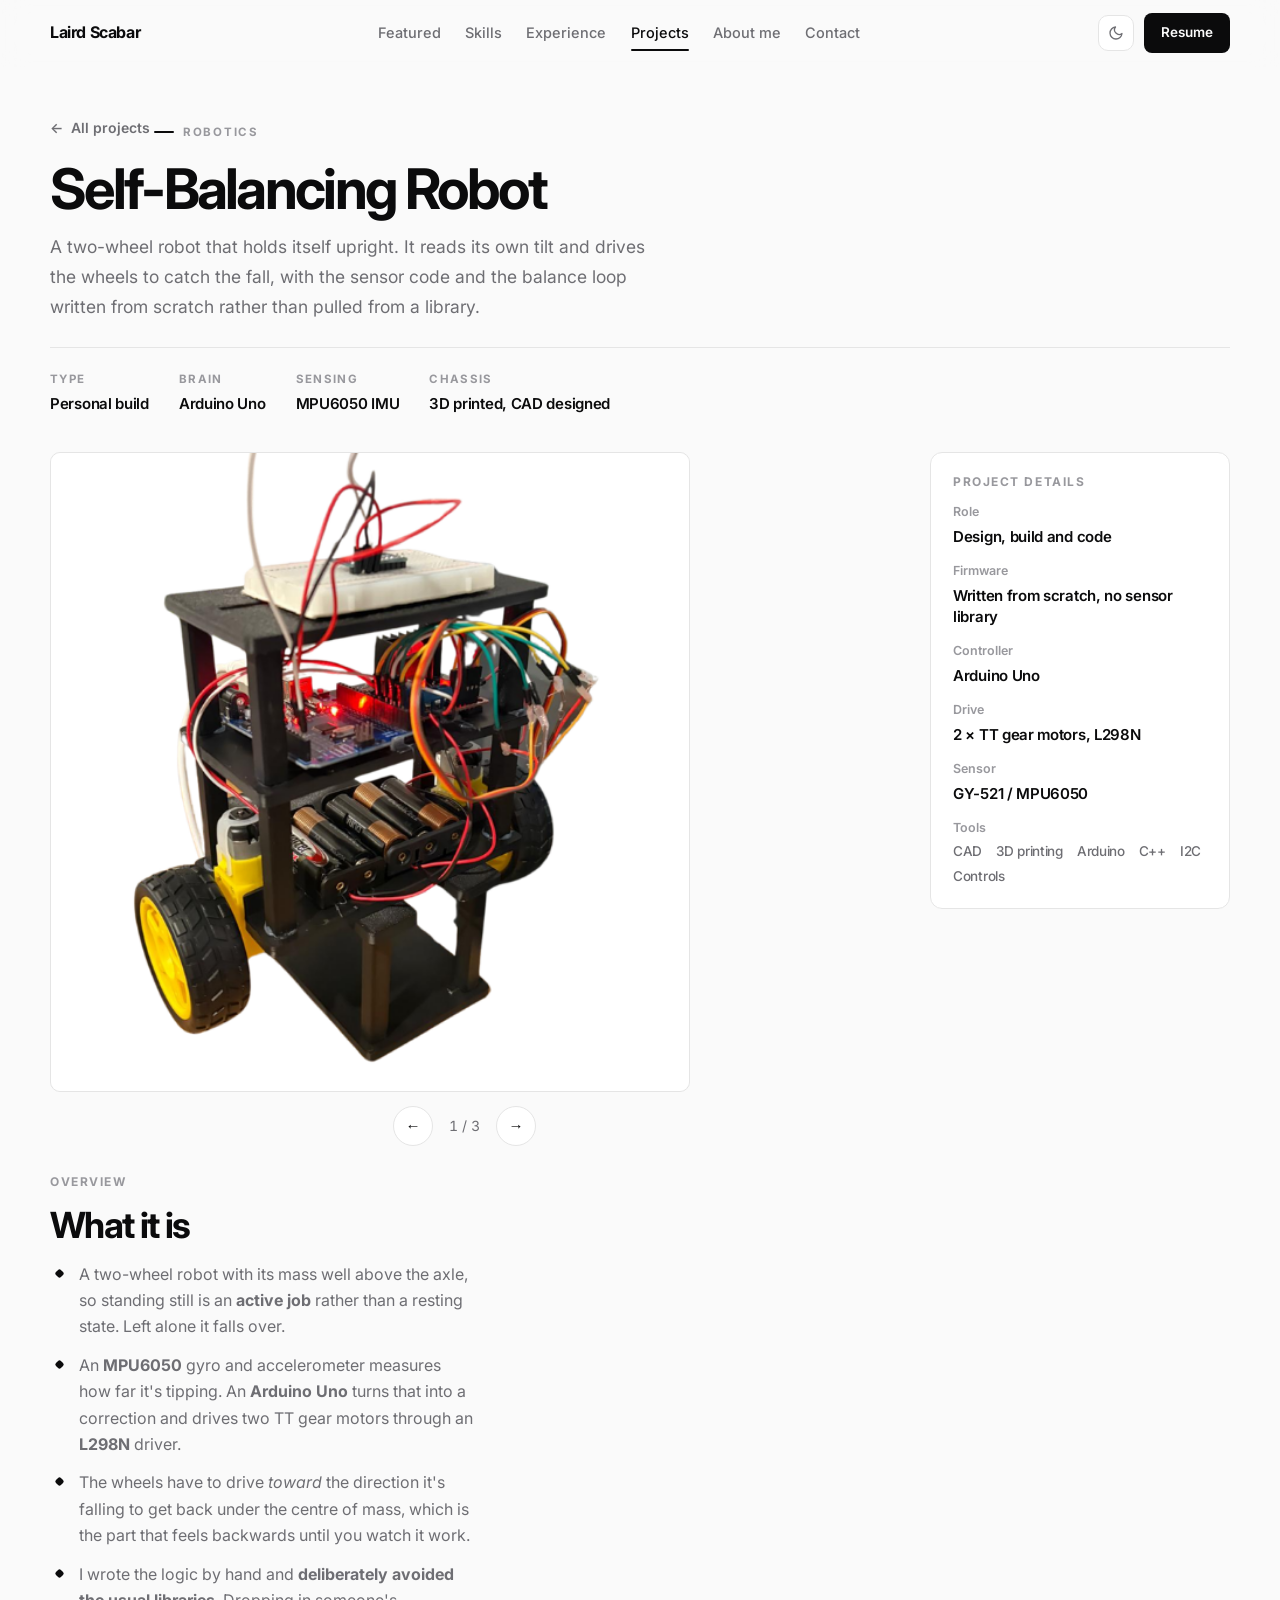
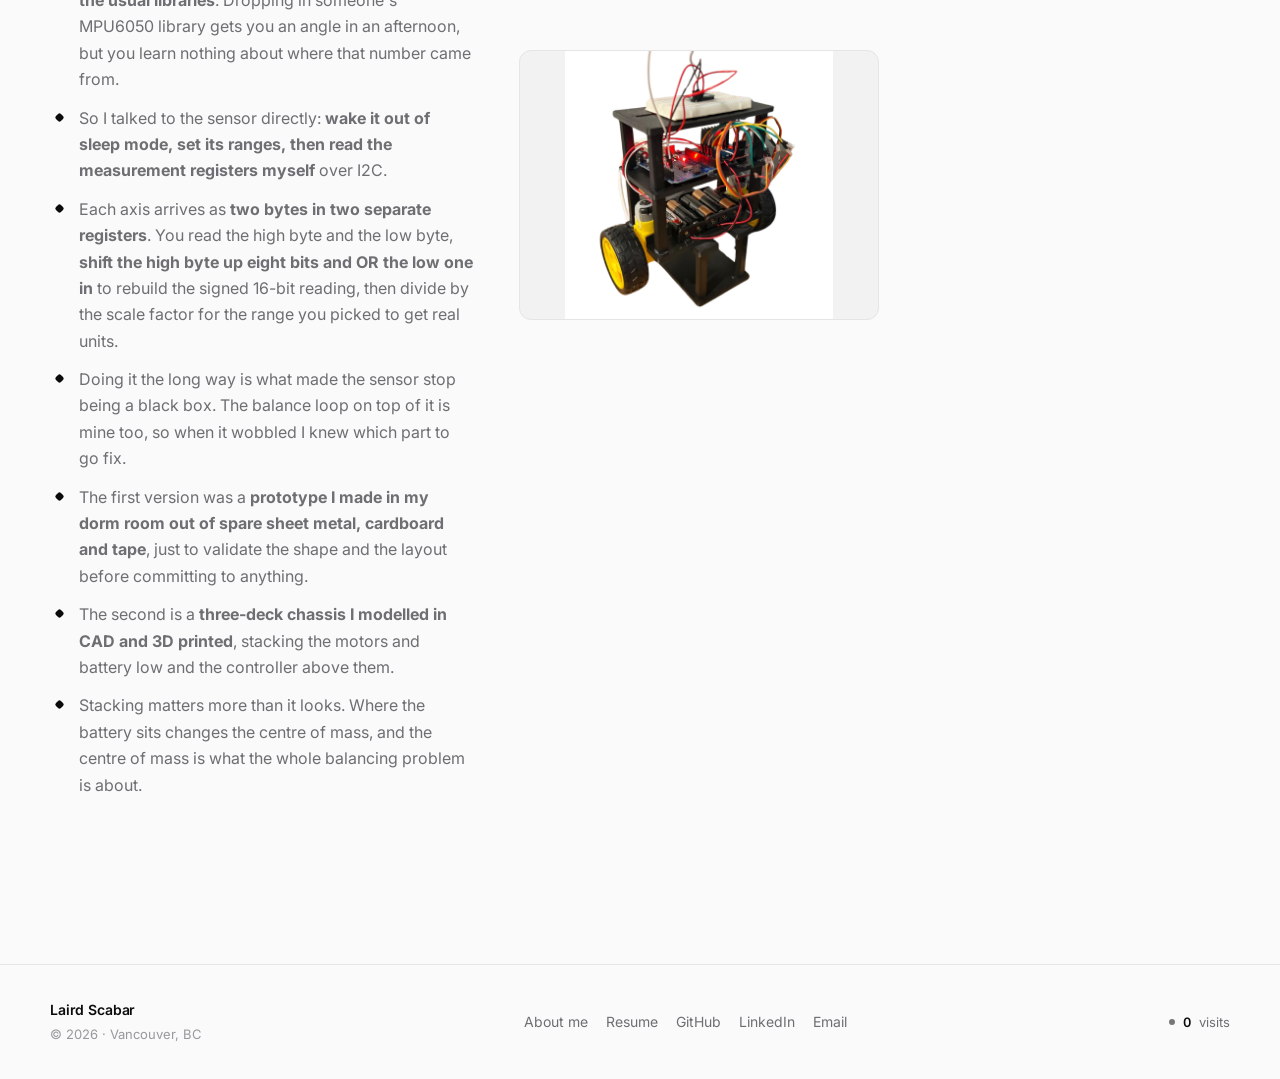
<file: project-balancebot.html>
<!doctype html>
<html lang="en">
  <head>
    <meta charset="UTF-8" />
    <meta name="viewport" content="width=device-width, initial-scale=1.0" />
    <title>Self-Balancing Robot | Laird Scabar</title>
    <meta name="description" content="A two-wheel self-balancing robot running Arduino Uno, MPU6050 and TT motors on a 3D-printed chassis, prototyped first in spare sheet metal, cardboard and tape." />
    <link rel="stylesheet" href="format1.css" />
    <link rel="preconnect" href="https://fonts.googleapis.com" />
    <link rel="preconnect" href="https://fonts.gstatic.com" crossorigin />
    <link href="https://fonts.googleapis.com/css2?family=Inter:wght@400;500;600;700;800&display=swap" rel="stylesheet" />
    <script>
      document.documentElement.classList.add("js");
      if (localStorage.getItem("theme") === "dark") {
        document.documentElement.classList.add("pre-dark");
      }
    </script>
  </head>
  <body>
    <header class="topbar" id="topbar">
      <div class="shell topbar-inner">
        <a class="brand" href="index.html"> Laird Scabar</a>
        <button class="icon-btn nav-toggle" id="nav-toggle" type="button" aria-label="Toggle navigation" aria-expanded="false">
          <svg viewBox="0 0 24 24" fill="none" stroke="currentColor" stroke-width="2" stroke-linecap="round">
            <line x1="4" y1="7" x2="20" y2="7" /><line x1="4" y1="12" x2="20" y2="12" /><line x1="4" y1="17" x2="20" y2="17" />
          </svg>
        </button>
        <nav class="topnav" id="topnav">
          <a href="index.html#featured">Featured</a>
          <a href="index.html#skills">Skills</a>
          <a href="index.html#experience">Experience</a>
          <a href="index.html#projects" aria-current="page">Projects</a>
          <a href="about.html">About me</a>
          <a href="index.html#contact">Contact</a>
        </nav>
        <div class="topbar-actions">
          <button class="icon-btn theme-toggle" id="theme-toggle" type="button" aria-label="Toggle dark mode">
            <svg class="moon" viewBox="0 0 24 24" fill="none" stroke="currentColor" stroke-width="2" stroke-linecap="round" stroke-linejoin="round"><path d="M21 12.79A9 9 0 1 1 11.21 3 7 7 0 0 0 21 12.79z" /></svg>
            <svg class="sun" viewBox="0 0 24 24" fill="none" stroke="currentColor" stroke-width="2" stroke-linecap="round" stroke-linejoin="round"><circle cx="12" cy="12" r="4.5" /><path d="M12 2v2M12 20v2M4.9 4.9l1.4 1.4M17.7 17.7l1.4 1.4M2 12h2M20 12h2M4.9 19.1l1.4-1.4M17.7 6.3l1.4-1.4" /></svg>
          </button>
          <a class="btn btn--sm" href="assets/Laird-Scabar-Resume.pdf" target="_blank" rel="noopener noreferrer">Resume</a>
        </div>
      </div>
    </header>

    <main class="shell">
      <section class="proj-hero reveal">
        <a class="back-link" href="index.html#projects"><span aria-hidden="true">←</span> All projects</a>
        <span class="eyebrow">Robotics</span>
        <h1>Self-Balancing Robot</h1>
        <p class="section-lede">
          A two-wheel robot that holds itself upright. It reads its own tilt and
          drives the wheels to catch the fall, with the sensor code and the
          balance loop written from scratch rather than pulled from a library.
        </p>

        <dl class="proj-meta">
          <div><dt>Type</dt><dd>Personal build</dd></div>
          <div><dt>Brain</dt><dd>Arduino Uno</dd></div>
          <div><dt>Sensing</dt><dd>MPU6050 IMU</dd></div>
          <div><dt>Chassis</dt><dd>3D printed, CAD designed</dd></div>
        </dl>
      </section>

      <div class="proj-layout">
        <div class="desc-block reveal">
          <div class="carousel carousel--fit" data-carousel>
            <div class="carousel-track">
              <img src="assets/salfbal1.png" alt="The finished self-balancing robot on its printed three-deck chassis" class="carousel-slide active" />
              <img src="assets/selfbal2(prototype).png" alt="The first prototype, built from spare sheet metal and cardboard" class="carousel-slide" loading="lazy" />
              <img src="assets/selfbalcad.png" alt="CAD model of the three-deck printed chassis" class="carousel-slide" loading="lazy" />
            </div>
            <div class="carousel-controls">
              <button class="carousel-btn" type="button" data-carousel-dir="-1" aria-label="Previous">←</button>
              <span class="slide-counter"><span class="current-slide">1</span> / <span class="total-slides">3</span></span>
              <button class="carousel-btn" type="button" data-carousel-dir="1" aria-label="Next">→</button>
            </div>
          </div>

          <!-- No deep dive on this project, so the section is static: no id for
               the toggle to find, and is-static drops the collapse clamp. -->
          <section class="simple-section is-static">
            <div class="simple-copy">
              <p class="section-kicker">Overview</p>
              <h2>What it is</h2>
              <ul class="simple-bullets">
                <li>A two-wheel robot with its mass well above the axle, so standing still is an <strong>active job</strong> rather than a resting state. Left alone it falls over.</li>
                <li>An <strong>MPU6050</strong> gyro and accelerometer measures how far it's tipping. An <strong>Arduino Uno</strong> turns that into a correction and drives two TT gear motors through an <strong>L298N</strong> driver.</li>
                <li>The wheels have to drive <em>toward</em> the direction it's falling to get back under the centre of mass, which is the part that feels backwards until you watch it work.</li>
                <li>I wrote the logic by hand and <strong>deliberately avoided the usual libraries</strong>. Dropping in someone's MPU6050 library gets you an angle in an afternoon, but you learn nothing about where that number came from.</li>
                <li>So I talked to the sensor directly: <strong>wake it out of sleep mode, set its ranges, then read the measurement registers myself</strong> over I2C.</li>
                <li>Each axis arrives as <strong>two bytes in two separate registers</strong>. You read the high byte and the low byte, <strong>shift the high byte up eight bits and OR the low one in</strong> to rebuild the signed 16-bit reading, then divide by the scale factor for the range you picked to get real units.</li>
                <li>Doing it the long way is what made the sensor stop being a black box. The balance loop on top of it is mine too, so when it wobbled I knew which part to go fix.</li>
                <li>The first version was a <strong>prototype I made in my dorm room out of spare sheet metal, cardboard and tape</strong>, just to validate the shape and the layout before committing to anything.</li>
                <li>The second is a <strong>three-deck chassis I modelled in CAD and 3D printed</strong>, stacking the motors and battery low and the controller above them.</li>
                <li>Stacking matters more than it looks. Where the battery sits changes the centre of mass, and the centre of mass is what the whole balancing problem is about.</li>
              </ul>
            </div>
            <div class="simple-visual simple-visual--fit">
              <img src="assets/salfbal1.png" alt="The finished self-balancing robot on its printed three-deck chassis" loading="lazy" />
            </div>
          </section>
        </div>

        <aside class="proj-aside reveal">
          <h2>Project details</h2>
          <div class="proj-aside-row"><dt>Role</dt><dd>Design, build and code</dd></div>
          <div class="proj-aside-row"><dt>Firmware</dt><dd>Written from scratch, no sensor library</dd></div>
          <div class="proj-aside-row"><dt>Controller</dt><dd>Arduino Uno</dd></div>
          <div class="proj-aside-row"><dt>Drive</dt><dd>2 × TT gear motors, L298N</dd></div>
          <div class="proj-aside-row"><dt>Sensor</dt><dd>GY-521 / MPU6050</dd></div>
          <div class="proj-aside-row">
            <dt>Tools</dt>
            <dd class="tag-row"><span>CAD</span><span>3D printing</span><span>Arduino</span><span>C++</span><span>I2C</span><span>Controls</span></dd>
          </div>
        </aside>
      </div>
    </main>

    <footer class="site-footer">
      <div class="shell footer-inner">
        <div class="footer-brand">
          <span class="footer-name">Laird Scabar</span>
          <span class="footer-meta">&copy; 2026 &middot; Vancouver, BC</span>
        </div>

        <nav class="footer-links">
          <a href="about.html">About me</a>
          <a href="assets/Laird-Scabar-Resume.pdf" target="_blank" rel="noopener noreferrer">Resume</a>
          <a href="https://github.com/lairdo7" target="_blank" rel="noopener noreferrer">GitHub</a>
          <a href="https://linkedin.com/in/lairdscabar" target="_blank" rel="noopener noreferrer">LinkedIn</a>
          <a href="mailto:lairdscabar@gmail.com">Email</a>
        </nav>

        <!-- Counter stays hidden until the endpoint answers, so it never shows a
             made-up number. data-baseline is added to the live count. -->
        <p class="visit-counter" id="visit-counter"
           data-endpoint="https://visit-counter.lairdscabar.workers.dev/"
           data-baseline="112" hidden>
          <span class="visit-dot" aria-hidden="true"></span>
          <span class="visit-number">0</span> visits
        </p>
      </div>
    </footer>

    <script src="script.js"></script>
    <!-- Cloudflare Web Analytics -->
    <script type="module" src="https://static.cloudflareinsights.com/beacon.min.js" data-cf-beacon='{"token": "0a46e1d4943642d09e1269eb62a7f9d8"}'></script>
    <!-- End Cloudflare Web Analytics -->
  </body>
</html>
</file>
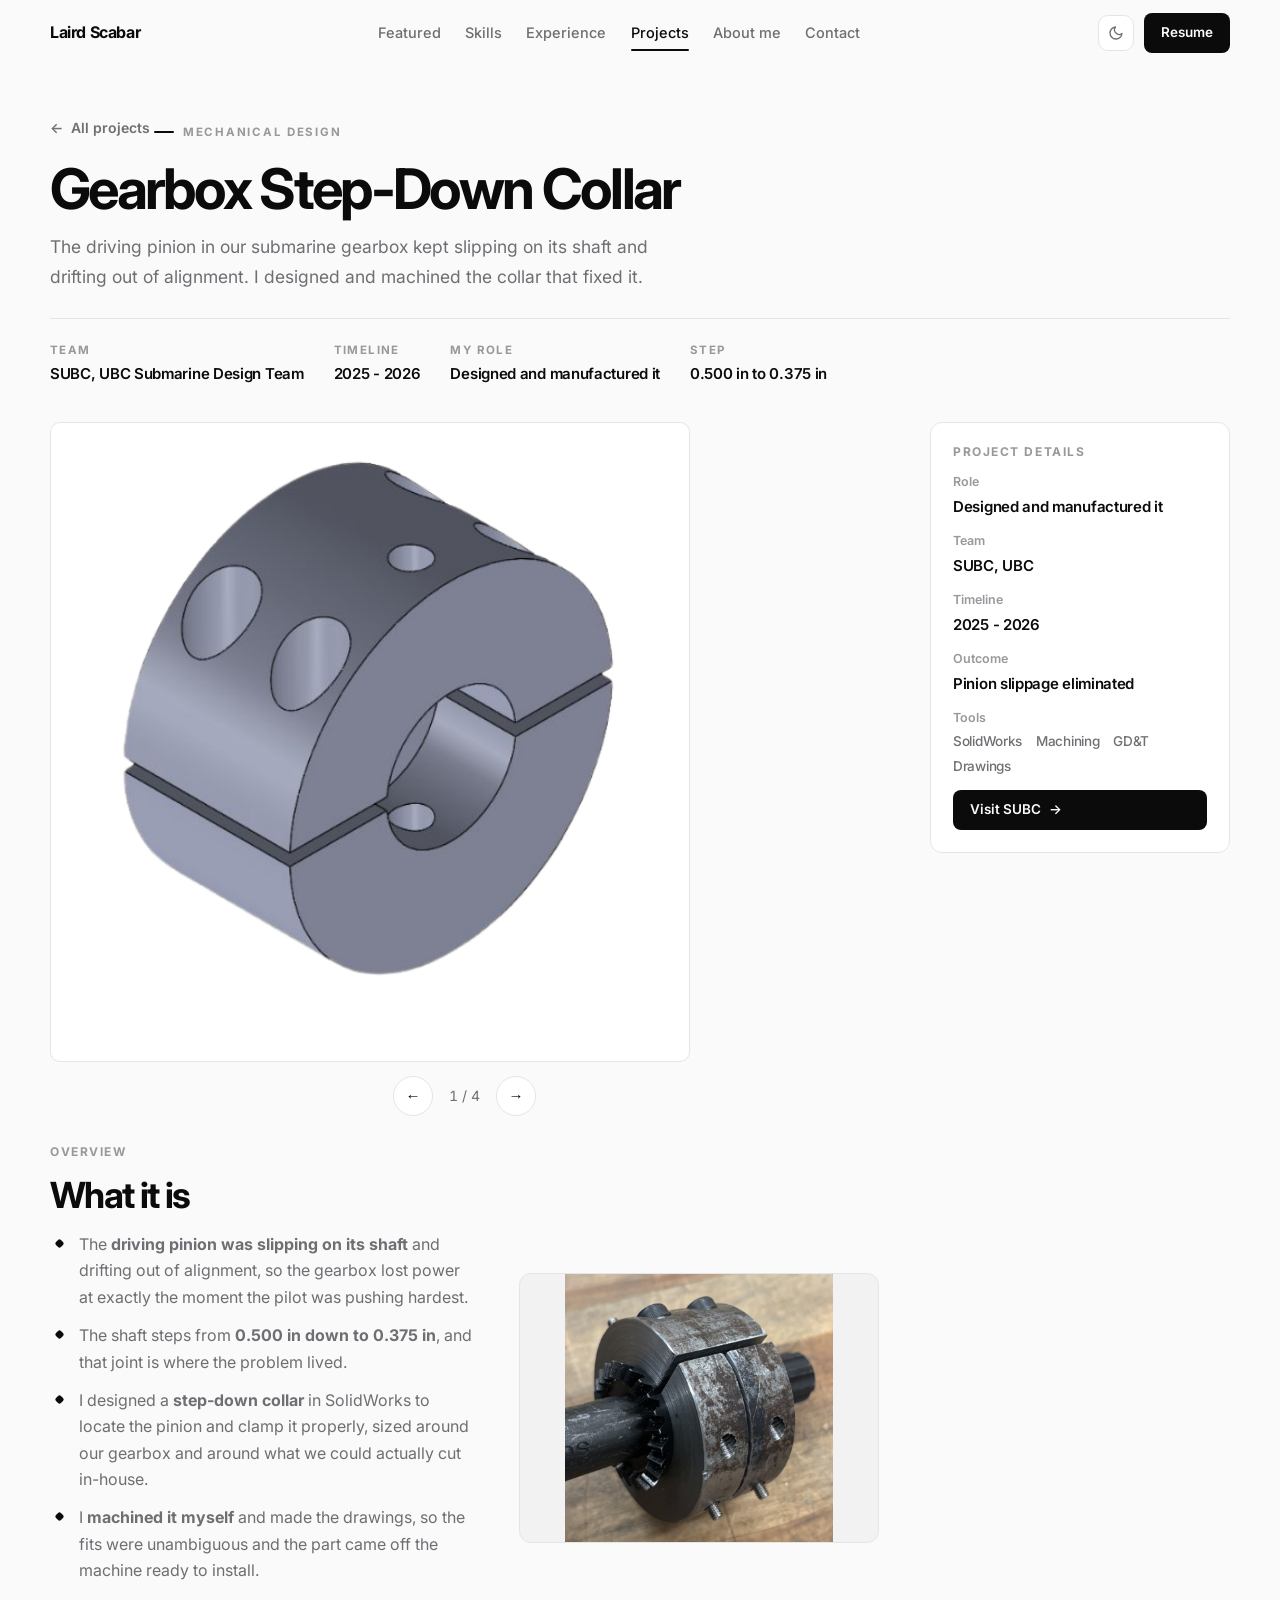
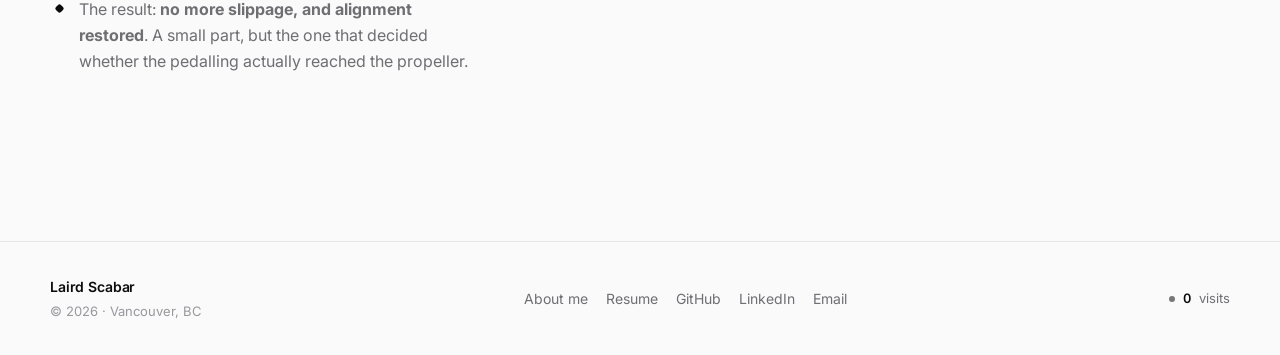
<file: project-collar.html>
<!doctype html>
<html lang="en">
  <head>
    <meta charset="UTF-8" />
    <meta name="viewport" content="width=device-width, initial-scale=1.0" />
    <title>Gearbox Step-Down Collar | Laird Scabar</title>
    <meta name="description" content="Designing and machining a 0.500 to 0.375 in step-down collar that stopped the driving pinion slipping in UBC's competition submarine gearbox." />
    <link rel="stylesheet" href="format1.css" />
    <link rel="preconnect" href="https://fonts.googleapis.com" />
    <link rel="preconnect" href="https://fonts.gstatic.com" crossorigin />
    <link href="https://fonts.googleapis.com/css2?family=Inter:wght@400;500;600;700;800&display=swap" rel="stylesheet" />
    <script>
      document.documentElement.classList.add("js");
      if (localStorage.getItem("theme") === "dark") {
        document.documentElement.classList.add("pre-dark");
      }
    </script>
  </head>
  <body>
    <header class="topbar" id="topbar">
      <div class="shell topbar-inner">
        <a class="brand" href="index.html"> Laird Scabar</a>
        <button class="icon-btn nav-toggle" id="nav-toggle" type="button" aria-label="Toggle navigation" aria-expanded="false">
          <svg viewBox="0 0 24 24" fill="none" stroke="currentColor" stroke-width="2" stroke-linecap="round">
            <line x1="4" y1="7" x2="20" y2="7" /><line x1="4" y1="12" x2="20" y2="12" /><line x1="4" y1="17" x2="20" y2="17" />
          </svg>
        </button>
        <nav class="topnav" id="topnav">
          <a href="index.html#featured">Featured</a>
          <a href="index.html#skills">Skills</a>
          <a href="index.html#experience">Experience</a>
          <a href="index.html#projects" aria-current="page">Projects</a>
          <a href="about.html">About me</a>
          <a href="index.html#contact">Contact</a>
        </nav>
        <div class="topbar-actions">
          <button class="icon-btn theme-toggle" id="theme-toggle" type="button" aria-label="Toggle dark mode">
            <svg class="moon" viewBox="0 0 24 24" fill="none" stroke="currentColor" stroke-width="2" stroke-linecap="round" stroke-linejoin="round"><path d="M21 12.79A9 9 0 1 1 11.21 3 7 7 0 0 0 21 12.79z" /></svg>
            <svg class="sun" viewBox="0 0 24 24" fill="none" stroke="currentColor" stroke-width="2" stroke-linecap="round" stroke-linejoin="round"><circle cx="12" cy="12" r="4.5" /><path d="M12 2v2M12 20v2M4.9 4.9l1.4 1.4M17.7 17.7l1.4 1.4M2 12h2M20 12h2M4.9 19.1l1.4-1.4M17.7 6.3l1.4-1.4" /></svg>
          </button>
          <a class="btn btn--sm" href="assets/Laird-Scabar-Resume.pdf" target="_blank" rel="noopener noreferrer">Resume</a>
        </div>
      </div>
    </header>

    <main class="shell">
      <section class="proj-hero reveal">
        <a class="back-link" href="index.html#projects"><span aria-hidden="true">←</span> All projects</a>
        <span class="eyebrow">Mechanical design</span>
        <h1>Gearbox Step-Down Collar</h1>
        <p class="section-lede">
          The driving pinion in our submarine gearbox kept slipping on its shaft
          and drifting out of alignment. I designed and machined the collar that
          fixed it.
        </p>

        <dl class="proj-meta">
          <div><dt>Team</dt><dd>SUBC, UBC Submarine Design Team</dd></div>
          <div><dt>Timeline</dt><dd>2025 - 2026</dd></div>
          <div><dt>My role</dt><dd>Designed and manufactured it</dd></div>
          <div><dt>Step</dt><dd>0.500 in to 0.375 in</dd></div>
        </dl>
      </section>

      <div class="proj-layout">
        <div class="desc-block reveal">
          <div class="carousel carousel--fit" data-carousel>
            <div class="carousel-track">
              <img src="assets/Collar-CAD.png" alt="The step-down collar modelled in SolidWorks" class="carousel-slide active" />
              <img src="assets/Collar-centered.jpg" alt="The finished collar clamped on the shaft behind the pinion" class="carousel-slide" loading="lazy" />
              <img src="assets/1.jpg" alt="The machined collar beside its CAD model" class="carousel-slide" loading="lazy" />
              <img src="assets/collar-solidworks.jpg" alt="The collar part modelled in SolidWorks, with its feature tree" class="carousel-slide" loading="lazy" />
            </div>
            <div class="carousel-controls">
              <button class="carousel-btn" type="button" data-carousel-dir="-1" aria-label="Previous">←</button>
              <span class="slide-counter"><span class="current-slide">1</span> / <span class="total-slides">4</span></span>
              <button class="carousel-btn" type="button" data-carousel-dir="1" aria-label="Next">→</button>
            </div>
          </div>

          <!-- No deep dive on this project, so the section is static: no id for
               the toggle to find, and is-static drops the collapse clamp. -->
          <section class="simple-section is-static">
            <div class="simple-copy">
              <p class="section-kicker">Overview</p>
              <h2>What it is</h2>
              <ul class="simple-bullets">
                <li>The <strong>driving pinion was slipping on its shaft</strong> and drifting out of alignment, so the gearbox lost power at exactly the moment the pilot was pushing hardest.</li>
                <li>The shaft steps from <strong>0.500 in down to 0.375 in</strong>, and that joint is where the problem lived.</li>
                <li>I designed a <strong>step-down collar</strong> in SolidWorks to locate the pinion and clamp it properly, sized around our gearbox and around what we could actually cut in-house.</li>
                <li>I <strong>machined it myself</strong> and made the drawings, so the fits were unambiguous and the part came off the machine ready to install.</li>
                <li>The result: <strong>no more slippage, and alignment restored</strong>. A small part, but the one that decided whether the pedalling actually reached the propeller.</li>
              </ul>
            </div>
            <div class="simple-visual simple-visual--fit">
              <img src="assets/Collar-centered.jpg" alt="The machined step-down collar" loading="lazy" />
            </div>
          </section>
        </div>

        <aside class="proj-aside reveal">
          <h2>Project details</h2>
          <div class="proj-aside-row"><dt>Role</dt><dd>Designed and manufactured it</dd></div>
          <div class="proj-aside-row"><dt>Team</dt><dd>SUBC, UBC</dd></div>
          <div class="proj-aside-row"><dt>Timeline</dt><dd>2025 - 2026</dd></div>
          <div class="proj-aside-row"><dt>Outcome</dt><dd>Pinion slippage eliminated</dd></div>
          <div class="proj-aside-row">
            <dt>Tools</dt>
            <dd class="tag-row"><span>SolidWorks</span><span>Machining</span><span>GD&amp;T</span><span>Drawings</span></dd>
          </div>
          <a class="btn btn--sm" href="https://subc.ca" target="_blank" rel="noopener noreferrer">Visit SUBC <span class="arrow">→</span></a>
        </aside>
      </div>
    </main>

    <footer class="site-footer">
      <div class="shell footer-inner">
        <div class="footer-brand">
          <span class="footer-name">Laird Scabar</span>
          <span class="footer-meta">&copy; 2026 &middot; Vancouver, BC</span>
        </div>

        <nav class="footer-links">
          <a href="about.html">About me</a>
          <a href="assets/Laird-Scabar-Resume.pdf" target="_blank" rel="noopener noreferrer">Resume</a>
          <a href="https://github.com/lairdo7" target="_blank" rel="noopener noreferrer">GitHub</a>
          <a href="https://linkedin.com/in/lairdscabar" target="_blank" rel="noopener noreferrer">LinkedIn</a>
          <a href="mailto:lairdscabar@gmail.com">Email</a>
        </nav>

        <!-- Counter stays hidden until the endpoint answers, so it never shows a
             made-up number. data-baseline is added to the live count. -->
        <p class="visit-counter" id="visit-counter"
           data-endpoint="https://visit-counter.lairdscabar.workers.dev/"
           data-baseline="112" hidden>
          <span class="visit-dot" aria-hidden="true"></span>
          <span class="visit-number">0</span> visits
        </p>
      </div>
    </footer>

    <script src="script.js"></script>
    <!-- Cloudflare Web Analytics -->
    <script type="module" src="https://static.cloudflareinsights.com/beacon.min.js" data-cf-beacon='{"token": "0a46e1d4943642d09e1269eb62a7f9d8"}'></script>
    <!-- End Cloudflare Web Analytics -->
  </body>
</html>
</file>
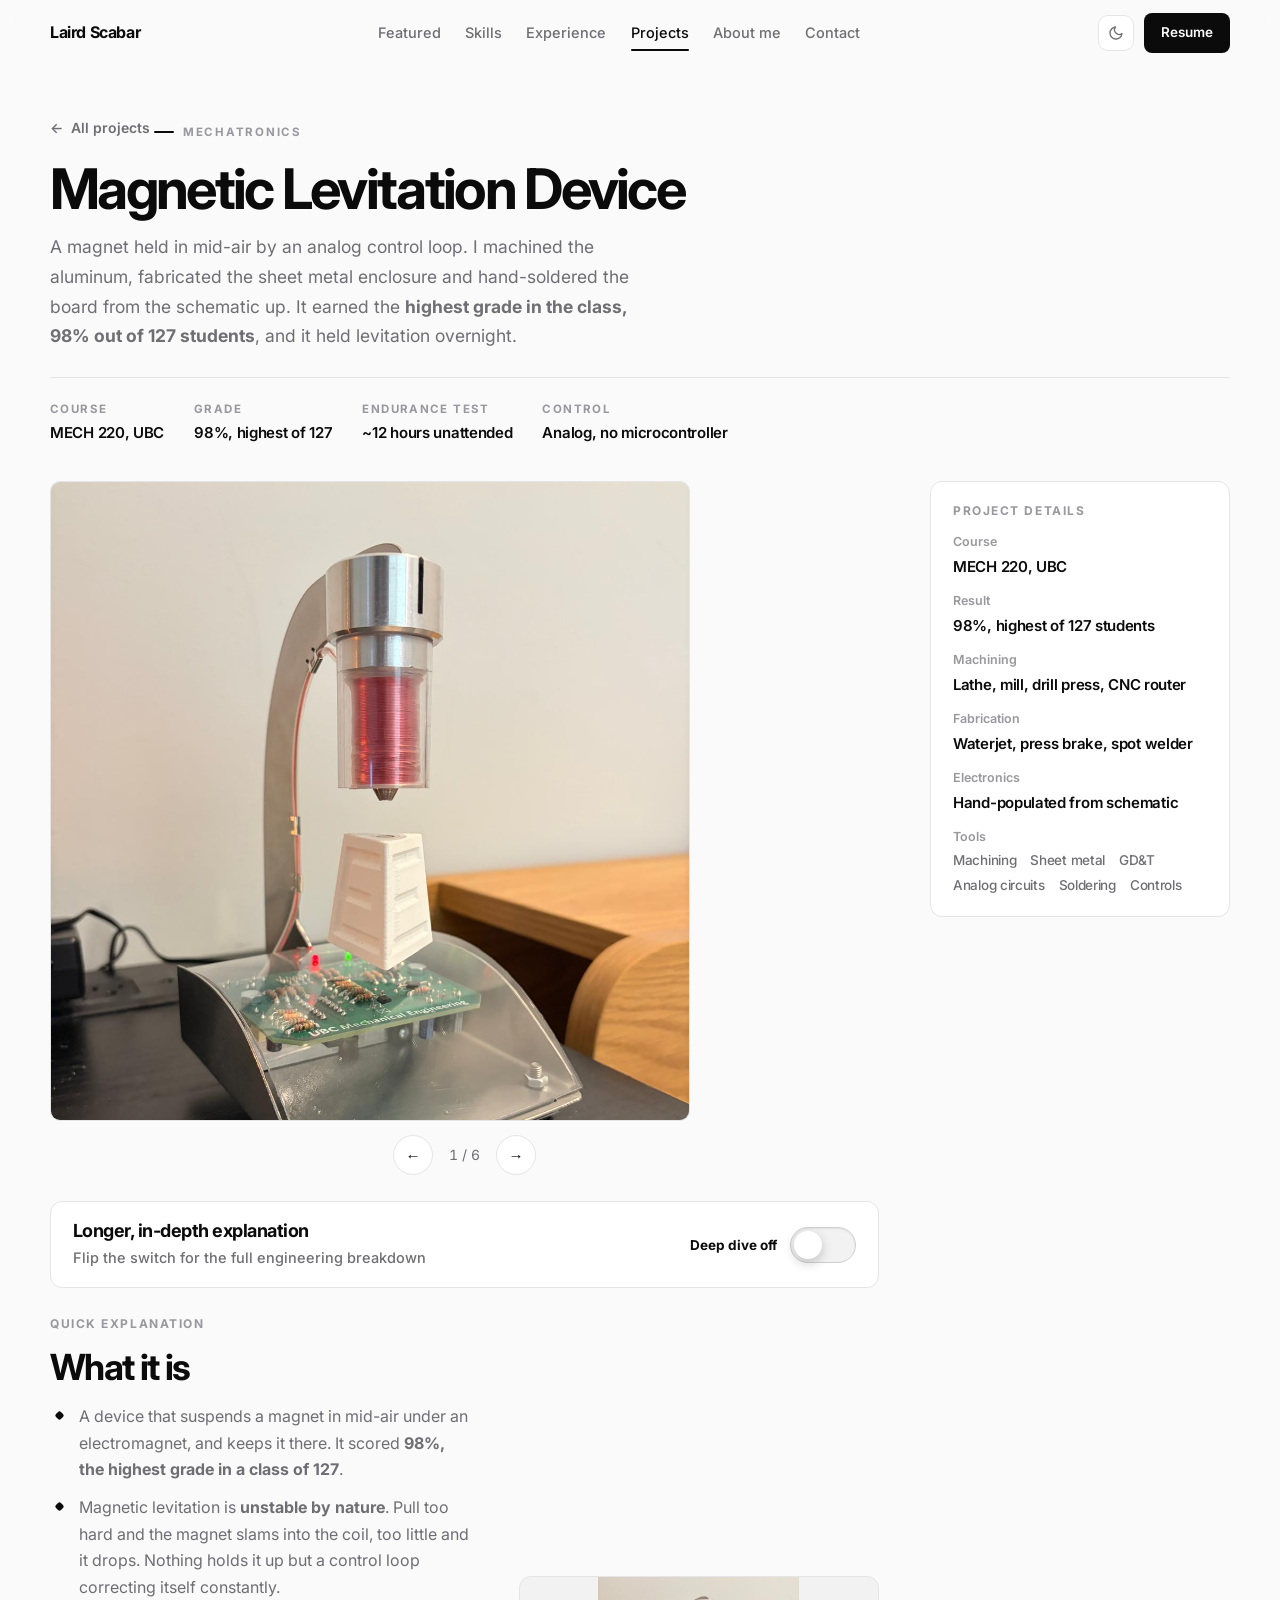
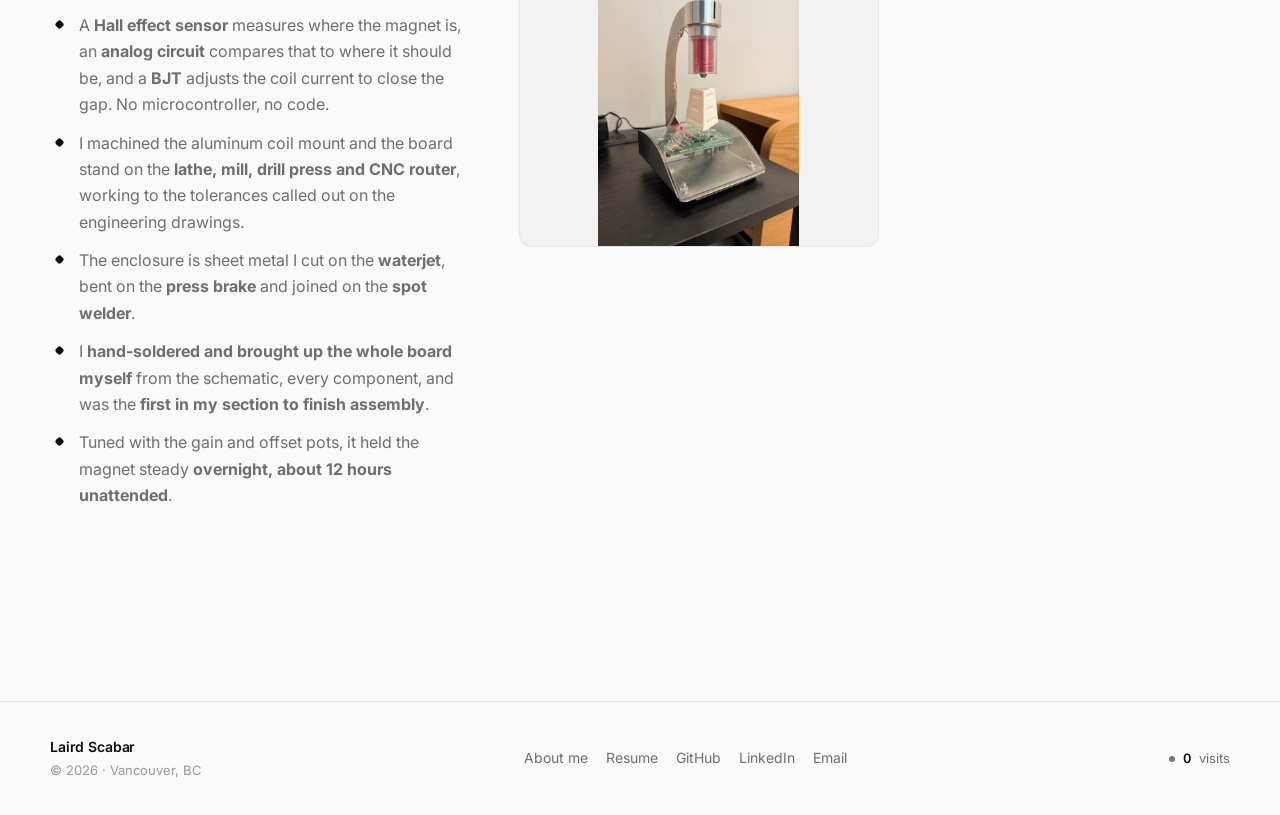
<file: project-maglev.html>
<!doctype html>
<html lang="en">
  <head>
    <meta charset="UTF-8" />
    <meta name="viewport" content="width=device-width, initial-scale=1.0" />
    <title>Magnetic Levitation Device | Laird Scabar</title>
    <meta name="description" content="An analog magnetic levitation device built for MECH 220 at UBC: machined aluminum, sheet metal fabrication, and a hand-assembled control board. Highest grade in a class of 127." />
    <link rel="stylesheet" href="format1.css" />
    <link rel="preconnect" href="https://fonts.googleapis.com" />
    <link rel="preconnect" href="https://fonts.gstatic.com" crossorigin />
    <link href="https://fonts.googleapis.com/css2?family=Inter:wght@400;500;600;700;800&display=swap" rel="stylesheet" />
    <script>
      document.documentElement.classList.add("js");
      if (localStorage.getItem("theme") === "dark") {
        document.documentElement.classList.add("pre-dark");
      }
    </script>
  </head>
  <body>
    <header class="topbar" id="topbar">
      <div class="shell topbar-inner">
        <a class="brand" href="index.html">Laird Scabar</a>
        <button class="icon-btn nav-toggle" id="nav-toggle" type="button" aria-label="Toggle navigation" aria-expanded="false">
          <svg viewBox="0 0 24 24" fill="none" stroke="currentColor" stroke-width="2" stroke-linecap="round">
            <line x1="4" y1="7" x2="20" y2="7" /><line x1="4" y1="12" x2="20" y2="12" /><line x1="4" y1="17" x2="20" y2="17" />
          </svg>
        </button>
        <nav class="topnav" id="topnav">
          <a href="index.html#featured">Featured</a>
          <a href="index.html#skills">Skills</a>
          <a href="index.html#experience">Experience</a>
          <a href="index.html#projects" aria-current="page">Projects</a>
          <a href="about.html">About me</a>
          <a href="index.html#contact">Contact</a>
        </nav>
        <div class="topbar-actions">
          <button class="icon-btn theme-toggle" id="theme-toggle" type="button" aria-label="Toggle dark mode">
            <svg class="moon" viewBox="0 0 24 24" fill="none" stroke="currentColor" stroke-width="2" stroke-linecap="round" stroke-linejoin="round"><path d="M21 12.79A9 9 0 1 1 11.21 3 7 7 0 0 0 21 12.79z" /></svg>
            <svg class="sun" viewBox="0 0 24 24" fill="none" stroke="currentColor" stroke-width="2" stroke-linecap="round" stroke-linejoin="round"><circle cx="12" cy="12" r="4.5" /><path d="M12 2v2M12 20v2M4.9 4.9l1.4 1.4M17.7 17.7l1.4 1.4M2 12h2M20 12h2M4.9 19.1l1.4-1.4M17.7 6.3l1.4-1.4" /></svg>
          </button>
          <a class="btn btn--sm" href="assets/Laird-Scabar-Resume.pdf" target="_blank" rel="noopener noreferrer">Resume</a>
        </div>
      </div>
    </header>

    <main class="shell">
      <section class="proj-hero reveal">
        <a class="back-link" href="index.html#projects"><span aria-hidden="true">←</span> All projects</a>
        <span class="eyebrow">Mechatronics</span>
        <h1>Magnetic Levitation Device</h1>
        <p class="section-lede">
          A magnet held in mid-air by an analog control loop. I machined the
          aluminum, fabricated the sheet metal enclosure and hand-soldered the
          board from the schematic up. It earned the <strong>highest grade in the class, 98%
          out of 127 students</strong>, and it held levitation overnight.
        </p>

        <dl class="proj-meta">
          <div><dt>Course</dt><dd>MECH 220, UBC</dd></div>
          <div><dt>Grade</dt><dd>98%, highest of 127</dd></div>
          <div><dt>Endurance test</dt><dd>~12 hours unattended</dd></div>
          <div><dt>Control</dt><dd>Analog, no microcontroller</dd></div>
        </dl>
      </section>

      <div class="proj-layout">
        <div class="desc-block reveal">
          <div class="carousel carousel--fit" data-carousel>
            <div class="carousel-track">
              <img src="assets/MagLEv/maglev1.jpeg" alt="The finished device levitating a magnet below the coil" class="carousel-slide active" />
              <img src="assets/MagLEv/maglev3.jpeg" alt="The machined aluminum coil mount clamping the coil bobbin" class="carousel-slide" loading="lazy" />
              <img src="assets/MagLEv/maglev2.jpeg" alt="The populated control board, hand-soldered" class="carousel-slide" loading="lazy" />
              <img src="assets/MagLEv/pcb-schematic.png" alt="The magnetic levitation circuit schematic" class="carousel-slide" loading="lazy" />
              <img src="assets/MagLEv/maglev5.jpeg" alt="The blue gain and offset trim pots under the board" class="carousel-slide" loading="lazy" />
              <img src="assets/MagLEv/maglev4.jpeg" alt="The board on its machined aluminum stand and heatsink" class="carousel-slide" loading="lazy" />
            </div>
            <div class="carousel-controls">
              <button class="carousel-btn" type="button" data-carousel-dir="-1" aria-label="Previous">←</button>
              <span class="slide-counter"><span class="current-slide">1</span> / <span class="total-slides">6</span></span>
              <button class="carousel-btn" type="button" data-carousel-dir="1" aria-label="Next">→</button>
            </div>
          </div>

          <section class="mode-panel" id="project-mode" aria-label="Project detail mode">
            <div class="mode-copy">
              <strong>Longer, in-depth explanation</strong>
              <span>Flip the switch for the full engineering breakdown</span>
            </div>
            <button class="deep-toggle" id="deep-toggle" type="button" aria-controls="deep-dive" aria-pressed="false">
              <span id="deep-toggle-label">Deep dive off</span>
              <span class="toggle-track" aria-hidden="true"><span class="toggle-thumb"></span></span>
            </button>
          </section>

          <section class="simple-section" id="simple-section">
            <div class="simple-copy">
              <p class="section-kicker">Quick explanation</p>
              <h2>What it is</h2>
              <ul class="simple-bullets">
                <li>A device that suspends a magnet in mid-air under an electromagnet, and keeps it there. It scored <strong>98%, the highest grade in a class of 127</strong>.</li>
                <li>Magnetic levitation is <strong>unstable by nature</strong>. Pull too hard and the magnet slams into the coil, too little and it drops. Nothing holds it up but a control loop correcting itself constantly.</li>
                <li>A <strong>Hall effect sensor</strong> measures where the magnet is, an <strong>analog circuit</strong> compares that to where it should be, and a <strong>BJT</strong> adjusts the coil current to close the gap. No microcontroller, no code.</li>
                <li>I machined the aluminum coil mount and the board stand on the <strong>lathe, mill, drill press and CNC router</strong>, working to the tolerances called out on the engineering drawings.</li>
                <li>The enclosure is sheet metal I cut on the <strong>waterjet</strong>, bent on the <strong>press brake</strong> and joined on the <strong>spot welder</strong>.</li>
                <li>I <strong>hand-soldered and brought up the whole board myself</strong> from the schematic, every component, and was the <strong>first in my section to finish assembly</strong>.</li>
                <li>Tuned with the gain and offset pots, it held the magnet steady <strong>overnight, about 12 hours unattended</strong>.</li>
              </ul>
            </div>
            <div class="simple-visual simple-visual--fit">
              <img src="assets/MagLEv/maglev1.jpeg" alt="The finished levitation device" loading="lazy" />
            </div>
          </section>

          <section class="deep-dive" id="deep-dive" aria-labelledby="dd-heading">
            <div class="dd-head">
              <p class="section-kicker">Deep dive</p>
              <h2 id="dd-heading">How the device came together</h2>
            </div>

            <div class="dd-timeline">
              <div class="dd-line" aria-hidden="true"></div>

              <article class="dd-item">
                <div class="dd-marker" aria-hidden="true"></div>
                <div class="dd-content is-text-only">
                  <div class="dd-copy">
                    <p class="section-kicker">Part 1: the problem</p>
                    <h3><span class="step-index">1.</span> Why levitation is harder than it looks</h3>
                    <ul class="dd-bullets">
                      <li>An electromagnet pulling on a magnet is an <strong>unstable equilibrium</strong>. The closer the magnet gets, the harder it's pulled, so any tiny drift runs away in milliseconds.</li>
                      <li>There is no passive arrangement of magnets that holds this still. The only thing keeping it in the air is a loop measuring and correcting <strong>continuously</strong>.</li>
                      <li>That makes it a genuine control problem rather than an assembly exercise, and it's unforgiving: if the loop is wrong, the magnet either sticks to the coil or falls on the desk.</li>
                      <li>Everything else, the machining and the fabrication, exists to hold the sensor and the coil in exactly the right relationship so the loop has a chance.</li>
                    </ul>
                  </div>
                </div>
              </article>

              <article class="dd-item">
                <div class="dd-marker" aria-hidden="true"></div>
                <div class="dd-content">
                  <div class="dd-copy">
                    <p class="section-kicker">Part 2: machining</p>
                    <h3><span class="step-index">2.</span> Lathe, mill, drill press and CNC router</h3>
                    <ul class="dd-bullets">
                      <li>I machined the <strong>aluminum coil mount</strong>, the ring that clamps the coil bobbin and carries it out on the arm over the levitation point.</li>
                      <li>I also machined the <strong>aluminum stand under the board</strong>, which doubles as the <strong>heatsink</strong> for the <strong>BJT</strong> driving the coil. The transistor bolts straight to it so the aluminum pulls heat out of the device that's doing the current switching.</li>
                      <li>Between them that meant <strong>lathe work</strong> for the turned diameters and bore, <strong>mill work</strong> for the flats and faces, <strong>drill press</strong> for the holes, and <strong>CNC routing</strong> for the profiled geometry.</li>
                      <li>Everything came off a drawing package, so it was <strong>strict engineering drawings and strict tolerances</strong>, not "close enough". Dimensions, fits and finishes were specified and inspected.</li>
                      <li>That matters here more than on a typical shop part: the coil, the sensor and the magnet have to sit in a fixed geometric relationship, and slop in the mount turns into a loop that won't hold.</li>
                    </ul>
                  </div>
                  <div class="dd-media">
                    <img src="assets/MagLEv/maglev3.jpeg" alt="The machined aluminum coil mount" loading="lazy" />
                  </div>
                </div>
              </article>

              <article class="dd-item">
                <div class="dd-marker" aria-hidden="true"></div>
                <div class="dd-content">
                  <div class="dd-copy">
                    <p class="section-kicker">Part 3: sheet metal</p>
                    <h3><span class="step-index">3.</span> Waterjet, press brake and spot welder</h3>
                    <ul class="dd-bullets">
                      <li>The enclosure is sheet metal, cut flat on the <strong>waterjet</strong> from the developed flat pattern.</li>
                      <li>Bent to shape on the <strong>press brake</strong>, which means the flat pattern had to account for <strong>bend allowance</strong> up front. Material stretches around a bend, so the flat is not simply the sum of the finished faces.</li>
                      <li>Joined with the <strong>spot welder</strong>, then fitted to the machined parts and the board.</li>
                      <li>The curved front panel and the swept arm are the parts that make it look finished rather than like a lab prototype, and they're the parts where a bad bend shows immediately.</li>
                    </ul>
                  </div>
                  <div class="dd-media">
                    <img src="assets/MagLEv/maglev4.jpeg" alt="The enclosure with the board on its machined stand" loading="lazy" />
                  </div>
                </div>
              </article>

              <article class="dd-item">
                <div class="dd-marker" aria-hidden="true"></div>
                <div class="dd-content">
                  <div class="dd-copy">
                    <p class="section-kicker">Part 4: the board</p>
                    <h3><span class="step-index">4.</span> Bringing the whole board up myself</h3>
                    <ul class="dd-bullets">
                      <li>I was given the schematic and <strong>soldered and brought up the entire board from it</strong> myself, component by component, and was the <strong>first in my section to finish assembly</strong>.</li>
                      <li>That meant reading the schematic properly rather than following a pick-and-place list: knowing which part each reference designator pointed to, which way the <strong>polarised parts</strong> face, and what each section was for.</li>
                      <li>It's where <strong>op-amps</strong> stopped being a lecture topic. The board runs an <strong>LM324 quad op-amp</strong>, and each of its four sections does a different job in the loop.</li>
                      <li>Same for <strong>transistors</strong>: the <strong>BJT</strong> output stage drives real current through an inductive load, which is a different world from a logic-level signal, and it's why the output device needs a heatsink and the coil needs a flyback diode.</li>
                      <li><strong>Hand-soldering</strong> every through-hole part cleanly, then testing section by section with the onboard <strong>test points</strong>, was what turned the schematic into something I actually understood.</li>
                    </ul>
                  </div>
                  <div class="dd-media">
                    <img src="assets/MagLEv/maglev2.jpeg" alt="The fully populated control board" loading="lazy" />
                  </div>
                </div>
              </article>

              <article class="dd-item">
                <div class="dd-marker" aria-hidden="true"></div>
                <div class="dd-content">
                  <div class="dd-copy">
                    <p class="section-kicker">Part 5: the circuit</p>
                    <h3><span class="step-index">5.</span> What's actually on the board</h3>
                    <ul class="dd-bullets">
                      <li><strong>Sensing:</strong> a <strong>DRV5055 Hall effect sensor</strong> sits above the levitation point and outputs a voltage proportional to the magnetic field, which is a proxy for how far away the magnet is.</li>
                      <li><strong>Error and gain:</strong> the first <strong>LM324</strong> section compares the sensor against the reference the offset pot sets, and a second stage amplifies that error through the gain pot.</li>
                      <li><strong>Compensation:</strong> small capacitors around the gain stages give the loop a <strong>derivative term</strong>, responding to how fast the magnet is moving instead of just where it is. Without that damping the magnet oscillates instead of settling.</li>
                      <li><strong>Current loop:</strong> a <strong>0.1 Ω sense resistor</strong> under the coil feeds the coil current back into another op-amp section, so the circuit controls current rather than voltage, which is what actually sets the magnetic force.</li>
                      <li><strong>Output:</strong> an <strong>NPN BJT</strong> drives the coil, bolted to the machined aluminum stand to shed heat. A <strong>flyback diode</strong> and an RC snubber sit across the coil to absorb the inductive kick when current changes.</li>
                      <li><strong>Power:</strong> a barrel jack feeds a fuse, a reverse-polarity diode and a <strong>5 V regulator</strong>. Three LEDs show 5 V present, power present, and coil current, so you can tell at a glance what the loop is doing.</li>
                      <li><strong>Ten test points</strong> are broken out across the signal chain, which is how you debug an analog loop: probe along the chain until the signal stops looking like it should.</li>
                    </ul>
                  </div>
                  <div class="dd-media">
                    <img src="assets/MagLEv/pcb-schematic.png" alt="The levitation circuit schematic" loading="lazy" />
                  </div>
                </div>
              </article>

              <article class="dd-item">
                <div class="dd-marker" aria-hidden="true"></div>
                <div class="dd-content">
                  <div class="dd-copy">
                    <p class="section-kicker">Part 6: tuning</p>
                    <h3><span class="step-index">6.</span> What the gain and offset pots do</h3>
                    <ul class="dd-bullets">
                      <li>The two blue trim pots on the underside of the board are how the device is tuned. They're the only adjustment it has.</li>
                      <li><strong>Offset sets where the magnet should sit.</strong> It shifts the reference the sensor reading is compared against, which moves the equilibrium point up or down. It also cancels the sensor's own bias, since the Hall sensor outputs a voltage even with no magnet present.</li>
                      <li><strong>Gain sets how hard the loop reacts</strong> to being off target. Turn it down and the correction is too weak, so the magnet sags and drops. Turn it up and the loop overcorrects, so the magnet buzzes, oscillates and throws itself off.</li>
                      <li>Tuning is finding the window between those two failures, then nudging the offset until the magnet hovers at a stable height with the coil current settled.</li>
                      <li>This is a <strong>PD controller</strong> built out of op-amps and passives: proportional from the gain stage, derivative from the compensation capacitors. Same control theory as a software loop, except you tune it with a screwdriver.</li>
                    </ul>
                  </div>
                  <div class="dd-media">
                    <img src="assets/MagLEv/maglev5.jpeg" alt="The gain and offset trim pots" loading="lazy" />
                  </div>
                </div>
              </article>

              <article class="dd-item">
                <div class="dd-marker" aria-hidden="true"></div>
                <div class="dd-content is-text-only">
                  <div class="dd-copy">
                    <p class="section-kicker">Part 7: results</p>
                    <h3><span class="step-index">7.</span> Twelve hours in the air</h3>
                    <ul class="dd-bullets">
                      <li>Once tuned, I left it running and it <strong>held the magnet levitating overnight, roughly 12 hours unattended</strong>.</li>
                      <li>That's the test that matters. Getting a magnet to float for thirty seconds is a tuning fluke; holding it for twelve hours means the loop is genuinely stable and the output stage is shedding its heat properly.</li>
                      <li>The project earned <strong>98%, the highest grade in a class of 127 students</strong>.</li>
                      <li>What I took from it is how much the mechanical and electrical sides depend on each other. The loop only works because the machined parts hold the sensor and coil where the circuit assumes they are, and the circuit only survives because the heatsink was designed as part of the structure instead of added afterwards.</li>
                    </ul>
                  </div>
                </div>
              </article>
            </div>
          </section>
        </div>

        <aside class="proj-aside reveal">
          <h2>Project details</h2>
          <div class="proj-aside-row"><dt>Course</dt><dd>MECH 220, UBC</dd></div>
          <div class="proj-aside-row"><dt>Result</dt><dd>98%, highest of 127 students</dd></div>
          <div class="proj-aside-row"><dt>Machining</dt><dd>Lathe, mill, drill press, CNC router</dd></div>
          <div class="proj-aside-row"><dt>Fabrication</dt><dd>Waterjet, press brake, spot welder</dd></div>
          <div class="proj-aside-row"><dt>Electronics</dt><dd>Hand-populated from schematic</dd></div>
          <div class="proj-aside-row">
            <dt>Tools</dt>
            <dd class="tag-row"><span>Machining</span><span>Sheet metal</span><span>GD&amp;T</span><span>Analog circuits</span><span>Soldering</span><span>Controls</span></dd>
          </div>
        </aside>
      </div>
    </main>

    <footer class="site-footer">
      <div class="shell footer-inner">
        <div class="footer-brand">
          <span class="footer-name">Laird Scabar</span>
          <span class="footer-meta">&copy; 2026 &middot; Vancouver, BC</span>
        </div>

        <nav class="footer-links">
          <a href="about.html">About me</a>
          <a href="assets/Laird-Scabar-Resume.pdf" target="_blank" rel="noopener noreferrer">Resume</a>
          <a href="https://github.com/lairdo7" target="_blank" rel="noopener noreferrer">GitHub</a>
          <a href="https://linkedin.com/in/lairdscabar" target="_blank" rel="noopener noreferrer">LinkedIn</a>
          <a href="mailto:lairdscabar@gmail.com">Email</a>
        </nav>

        <!-- Counter stays hidden until the endpoint answers, so it never shows a
             made-up number. data-baseline is added to the live count. -->
        <p class="visit-counter" id="visit-counter"
           data-endpoint="https://visit-counter.lairdscabar.workers.dev/"
           data-baseline="112" hidden>
          <span class="visit-dot" aria-hidden="true"></span>
          <span class="visit-number">0</span> visits
        </p>
      </div>
    </footer>

    <script src="script.js"></script>
    <!-- Cloudflare Web Analytics -->
    <script type="module" src="https://static.cloudflareinsights.com/beacon.min.js" data-cf-beacon='{"token": "0a46e1d4943642d09e1269eb62a7f9d8"}'></script>
    <!-- End Cloudflare Web Analytics -->
  </body>
</html>
</file>
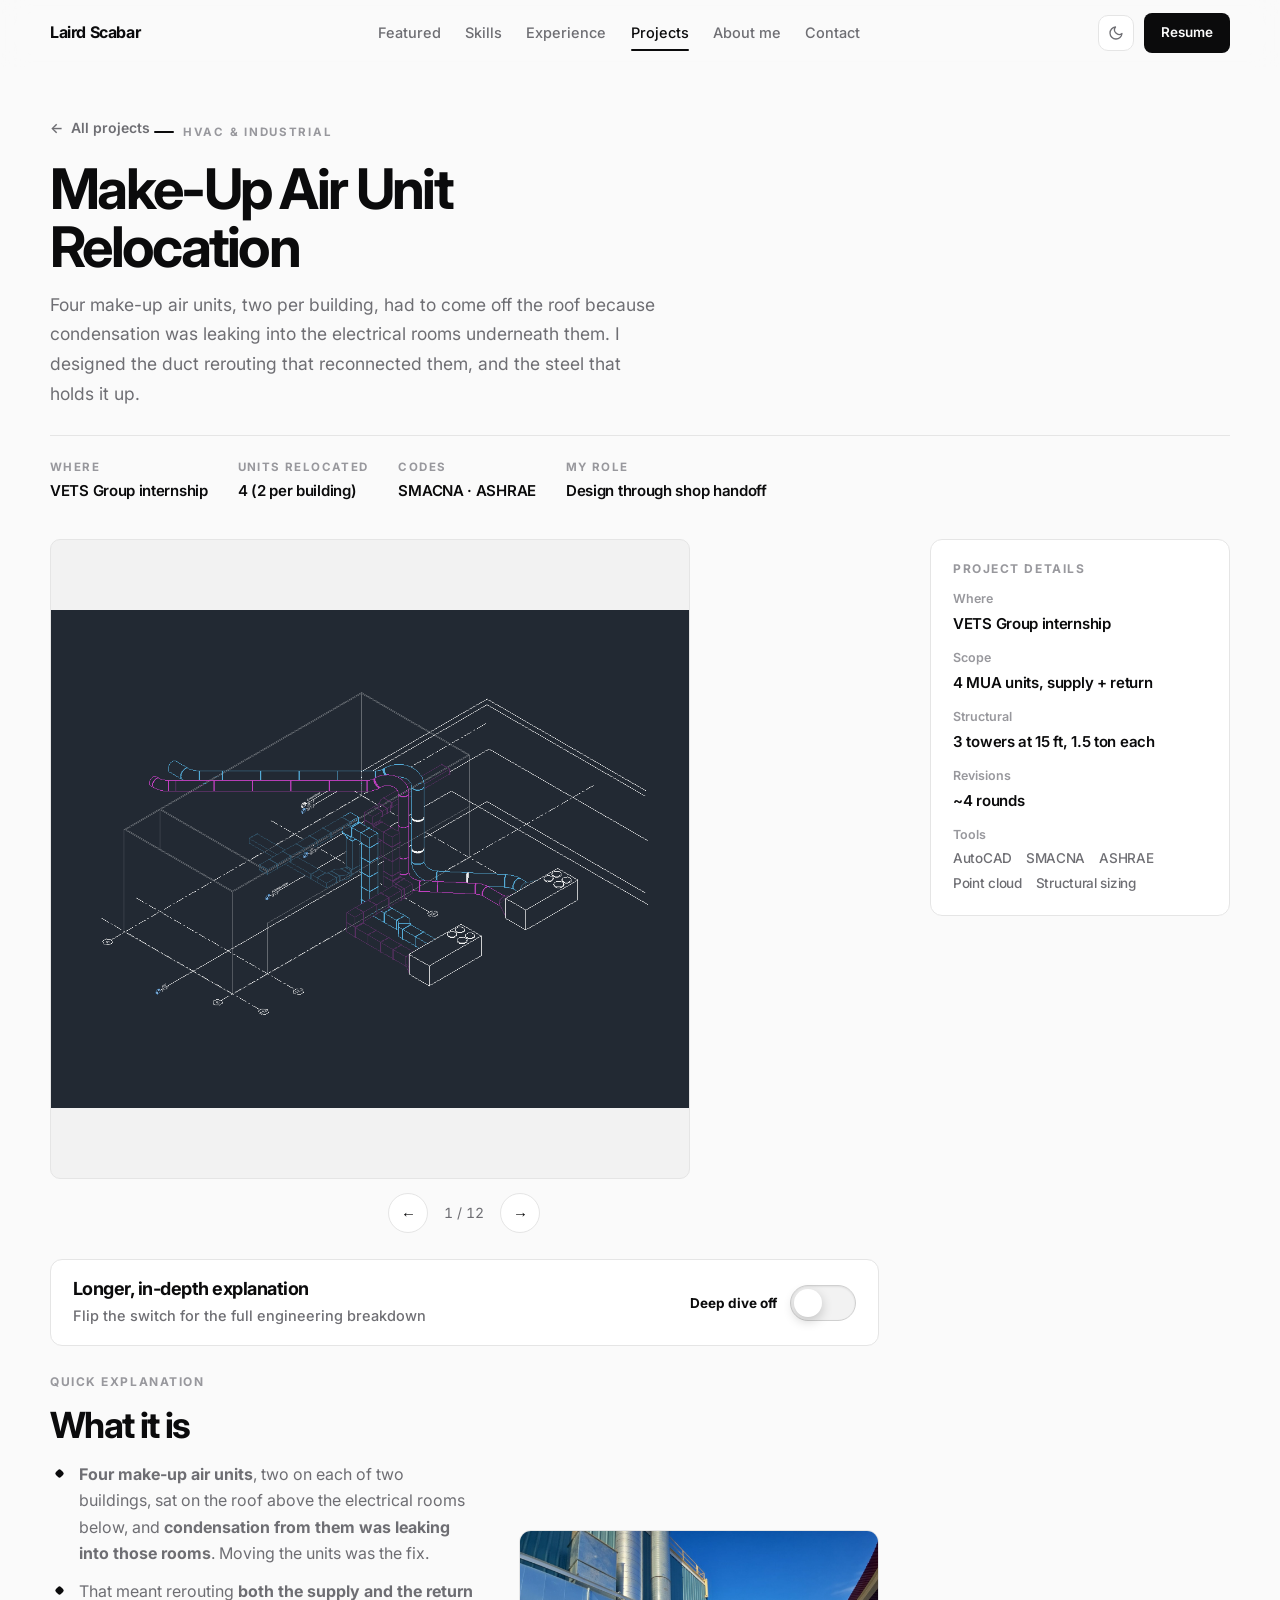
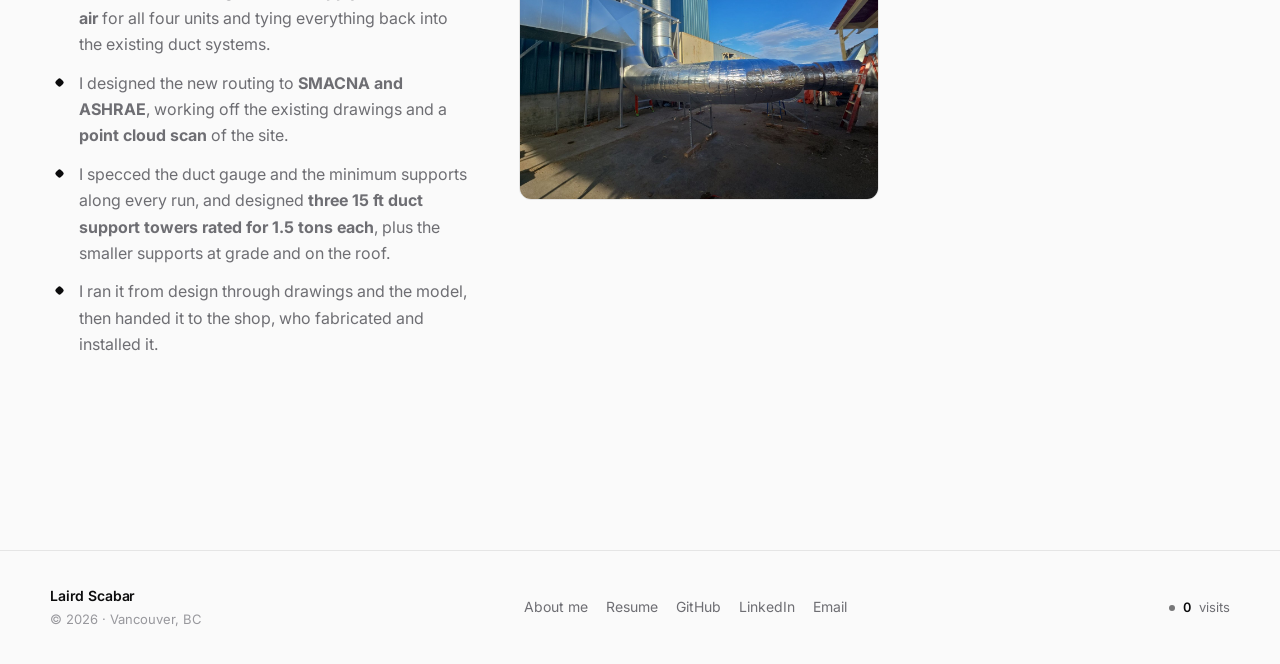
<file: project-mua.html>
<!doctype html>
<html lang="en">
  <head>
    <meta charset="UTF-8" />
    <meta name="viewport" content="width=device-width, initial-scale=1.0" />
    <title>MUA Relocation &amp; Duct Rerouting | Laird Scabar</title>
    <meta name="description" content="Relocating two make-up air units off the roof of an industrial facility and rerouting the double-wall duct back into the existing systems, designed to SMACNA and ASHRAE." />
    <link rel="stylesheet" href="format1.css" />
    <link rel="preconnect" href="https://fonts.googleapis.com" />
    <link rel="preconnect" href="https://fonts.gstatic.com" crossorigin />
    <link href="https://fonts.googleapis.com/css2?family=Inter:wght@400;500;600;700;800&display=swap" rel="stylesheet" />
    <script>
      document.documentElement.classList.add("js");
      if (localStorage.getItem("theme") === "dark") {
        document.documentElement.classList.add("pre-dark");
      }
    </script>
  </head>
  <body>
    <header class="topbar" id="topbar">
      <div class="shell topbar-inner">
        <a class="brand" href="index.html"> Laird Scabar</a>
        <button class="icon-btn nav-toggle" id="nav-toggle" type="button" aria-label="Toggle navigation" aria-expanded="false">
          <svg viewBox="0 0 24 24" fill="none" stroke="currentColor" stroke-width="2" stroke-linecap="round">
            <line x1="4" y1="7" x2="20" y2="7" /><line x1="4" y1="12" x2="20" y2="12" /><line x1="4" y1="17" x2="20" y2="17" />
          </svg>
        </button>
        <nav class="topnav" id="topnav">
          <a href="index.html#featured">Featured</a>
          <a href="index.html#skills">Skills</a>
          <a href="index.html#experience">Experience</a>
          <a href="index.html#projects" aria-current="page">Projects</a>
          <a href="about.html">About me</a>
          <a href="index.html#contact">Contact</a>
        </nav>
        <div class="topbar-actions">
          <button class="icon-btn theme-toggle" id="theme-toggle" type="button" aria-label="Toggle dark mode">
            <svg class="moon" viewBox="0 0 24 24" fill="none" stroke="currentColor" stroke-width="2" stroke-linecap="round" stroke-linejoin="round"><path d="M21 12.79A9 9 0 1 1 11.21 3 7 7 0 0 0 21 12.79z" /></svg>
            <svg class="sun" viewBox="0 0 24 24" fill="none" stroke="currentColor" stroke-width="2" stroke-linecap="round" stroke-linejoin="round"><circle cx="12" cy="12" r="4.5" /><path d="M12 2v2M12 20v2M4.9 4.9l1.4 1.4M17.7 17.7l1.4 1.4M2 12h2M20 12h2M4.9 19.1l1.4-1.4M17.7 6.3l1.4-1.4" /></svg>
          </button>
          <a class="btn btn--sm" href="assets/Laird-Scabar-Resume.pdf" target="_blank" rel="noopener noreferrer">Resume</a>
        </div>
      </div>
    </header>

    <main class="shell">
      <section class="proj-hero reveal">
        <a class="back-link" href="index.html#projects"><span aria-hidden="true">←</span> All projects</a>
        <span class="eyebrow">HVAC &amp; industrial</span>
        <h1>Make-Up Air Unit Relocation</h1>
        <p class="section-lede">
          Four make-up air units, two per building, had to come off the roof
          because condensation was leaking into the electrical rooms underneath
          them. I designed the duct rerouting that reconnected them, and the
          steel that holds it up.
        </p>

        <dl class="proj-meta">
          <div><dt>Where</dt><dd>VETS Group internship</dd></div>
          <div><dt>Units relocated</dt><dd>4 (2 per building)</dd></div>
          <div><dt>Codes</dt><dd>SMACNA · ASHRAE</dd></div>
          <div><dt>My role</dt><dd>Design through shop handoff</dd></div>
        </dl>
      </section>

      <div class="proj-layout">
        <div class="desc-block reveal">
          <div class="carousel carousel--fit" data-carousel>
            <div class="carousel-track">
              <img src="assets/tolko%20mua%20relocation/vetsproject10.png" alt="AutoCAD isometric of the rerouted duct and the two relocated units" class="carousel-slide active" />
              <img src="assets/tolko%20mua%20relocation/1.jpg" alt="ER5 revised concept sheet: point cloud with the modelled duct and the ductwork schedule" class="carousel-slide" loading="lazy" />
              <img src="assets/tolko%20mua%20relocation/2.jpg" alt="ER6 revised concept sheet: point cloud with the modelled duct and the ductwork schedule" class="carousel-slide" loading="lazy" />
              <img src="assets/tolko%20mua%20relocation/vetsproject4.jpg" alt="Insulated double-wall duct run on grade-level supports" class="carousel-slide" loading="lazy" />
              <img src="assets/tolko%20mua%20relocation/vetsproject1.jpg" alt="Duct turning over the roof parapet beside the support towers" class="carousel-slide" loading="lazy" />
              <img src="assets/tolko%20mua%20relocation/vetsproject5.jpg" alt="Vertical duct risers running up the building wall" class="carousel-slide" loading="lazy" />
              <img src="assets/tolko%20mua%20relocation/vetsproject2.jpg" alt="Insulated duct mains routed between the buildings" class="carousel-slide" loading="lazy" />
              <img src="assets/tolko%20mua%20relocation/vetsproject3.jpg" alt="The duct crossing the roof and dropping down the wall" class="carousel-slide" loading="lazy" />
              <img src="assets/tolko%20mua%20relocation/vetsproject7.jpg" alt="Overhead view of the rerouted supply and return duct" class="carousel-slide" loading="lazy" />
              <img src="assets/tolko%20mua%20relocation/vetsproject9.jpg" alt="Sheet metal crew working under the installed duct" class="carousel-slide" loading="lazy" />
              <img src="assets/tolko%20mua%20relocation/vetsproject8.jpg" alt="The relocated unit at grade beside the building" class="carousel-slide" loading="lazy" />
              <img src="assets/tolko%20mua%20relocation/vetsproject6.jpg" alt="Duct penetrating the building wall above the relocated unit" class="carousel-slide" loading="lazy" />
            </div>
            <div class="carousel-controls">
              <button class="carousel-btn" type="button" data-carousel-dir="-1" aria-label="Previous">←</button>
              <span class="slide-counter"><span class="current-slide">1</span> / <span class="total-slides">12</span></span>
              <button class="carousel-btn" type="button" data-carousel-dir="1" aria-label="Next">→</button>
            </div>
          </div>

          <section class="mode-panel" id="project-mode" aria-label="Project detail mode">
            <div class="mode-copy">
              <strong>Longer, in-depth explanation</strong>
              <span>Flip the switch for the full engineering breakdown</span>
            </div>
            <button class="deep-toggle" id="deep-toggle" type="button" aria-controls="deep-dive" aria-pressed="false">
              <span id="deep-toggle-label">Deep dive off</span>
              <span class="toggle-track" aria-hidden="true"><span class="toggle-thumb"></span></span>
            </button>
          </section>

          <section class="simple-section" id="simple-section">
            <div class="simple-copy">
              <p class="section-kicker">Quick explanation</p>
              <h2>What it is</h2>
              <ul class="simple-bullets">
                <li><strong>Four make-up air units</strong>, two on each of two buildings, sat on the roof above the electrical rooms below, and <strong>condensation from them was leaking into those rooms</strong>. Moving the units was the fix.</li>
                <li>That meant rerouting <strong>both the supply and the return air</strong> for all four units and tying everything back into the existing duct systems.</li>
                <li>I designed the new routing to <strong>SMACNA and ASHRAE</strong>, working off the existing drawings and a <strong>point cloud scan</strong> of the site.</li>
                <li>I specced the duct gauge and the minimum supports along every run, and designed <strong>three 15 ft duct support towers rated for 1.5 tons each</strong>, plus the smaller supports at grade and on the roof.</li>
                <li>I ran it from design through drawings and the model, then handed it to the shop, who fabricated and installed it.</li>
              </ul>
            </div>
            <div class="simple-visual">
              <img src="assets/tolko%20mua%20relocation/vetsproject4.jpg" alt="The finished insulated duct run on its supports" loading="lazy" />
            </div>
          </section>

          <section class="deep-dive" id="deep-dive" aria-labelledby="dd-heading">
            <div class="dd-head">
              <p class="section-kicker">Deep dive</p>
              <h2 id="dd-heading">How the reroute came together</h2>
            </div>

            <div class="dd-timeline">
              <div class="dd-line" aria-hidden="true"></div>

              <article class="dd-item">
                <div class="dd-marker" aria-hidden="true"></div>
                <div class="dd-content is-text-only">
                  <div class="dd-copy">
                    <p class="section-kicker">Part 1: the problem</p>
                    <h3><span class="step-index">1.</span> Water where the electrical gear lives</h3>
                    <ul class="dd-bullets">
                      <li><strong>Four make-up air units</strong> were mounted on the roof, two on each of two buildings, sitting above the <strong>electrical rooms</strong> below.</li>
                      <li>Condensation off the units was <strong>leaking down into those rooms</strong>, which is about the worst place in a plant for water to end up.</li>
                      <li>The fix was to get the units off the roof entirely, which turned a water problem into a ducting problem.</li>
                      <li>Each unit moves <strong>supply and return air</strong>, so every path had to be rerouted and reconnected into duct systems already in place, eight connections across the two buildings.</li>
                    </ul>
                  </div>
                </div>
              </article>

              <article class="dd-item">
                <div class="dd-marker" aria-hidden="true"></div>
                <div class="dd-content">
                  <div class="dd-copy">
                    <p class="section-kicker">Part 2: designing into what already exists</p>
                    <h3><span class="step-index">2.</span> Existing drawings and a point cloud</h3>
                    <ul class="dd-bullets">
                      <li>There was no blank sheet here. The routing had to fit the building as it actually stands, so I worked from the <strong>existing drawings plus a point cloud scan</strong> of the site.</li>
                      <li>The scan is what catches the things drawings miss: structure, equipment and services sitting exactly where you wanted to run duct.</li>
                      <li>I modelled the new runs against that, then picked the <strong>fittings and transitions</strong> needed to land cleanly on the existing connection points.</li>
                      <li>The duct is <strong>multi-size double-wall</strong>, so every transition had to account for the insulation thickness as well as the airway size.</li>
                      <li>I took the quantities off the model as a <strong>ductwork schedule</strong> for each building: roughly <strong>78 ft of round and 55 ft of square duct at ER5</strong>, and <strong>189 ft of round and 95 ft of square at ER6</strong>, in sizes from 34" to 50" spiral and 36"x36" rectangular.</li>
                    </ul>
                  </div>
                  <div class="dd-media">
                    <img src="assets/tolko%20mua%20relocation/vetsproject10.png" alt="AutoCAD isometric of the rerouted duct" loading="lazy" />
                  </div>
                </div>
              </article>

              <article class="dd-item">
                <div class="dd-marker" aria-hidden="true"></div>
                <div class="dd-content">
                  <div class="dd-copy">
                    <p class="section-kicker">Part 3: sizing the duct itself</p>
                    <h3><span class="step-index">3.</span> Gauge and supports to SMACNA and ASHRAE</h3>
                    <ul class="dd-bullets">
                      <li>The whole system was designed against <strong>SMACNA and ASHRAE</strong>, which is what sets the gauge, reinforcement and support rules for duct this size.</li>
                      <li>I specced the <strong>duct gauge</strong> run by run, since the sizes change along the route and the requirement changes with them.</li>
                      <li>I worked out the <strong>minimum supports needed at every point</strong> along the system rather than just at the obvious spans.</li>
                      <li>Double-wall duct is heavy. The insulation and inner liner are what drive both the gauge call and the support spacing.</li>
                    </ul>
                  </div>
                  <div class="dd-media">
                    <img src="assets/tolko%20mua%20relocation/vetsproject2.jpg" alt="Insulated duct mains between the buildings" loading="lazy" />
                  </div>
                </div>
              </article>

              <article class="dd-item">
                <div class="dd-marker" aria-hidden="true"></div>
                <div class="dd-content">
                  <div class="dd-copy">
                    <p class="section-kicker">Part 4: holding it all up</p>
                    <h3><span class="step-index">4.</span> Three towers and everything underneath</h3>
                    <ul class="dd-bullets">
                      <li>I designed <strong>three structural duct support towers</strong>, each <strong>15 ft tall and rated for 1.5 tons</strong>. They're the steel standing against the building wall in the photos.</li>
                      <li>I also designed the <strong>smaller supports at grade and on the roof</strong>, all sized from the system weight they carry.</li>
                      <li>Sizing comes from the duct itself: the sheet metal, the insulation, and what the span between supports does to the load on each one.</li>
                      <li>Getting this wrong doesn't show up on paper, it shows up as a sagging main a year later, so the support design mattered as much as the routing.</li>
                    </ul>
                  </div>
                  <div class="dd-media">
                    <img src="assets/tolko%20mua%20relocation/vetsproject1.jpg" alt="Duct support towers against the building wall" loading="lazy" />
                  </div>
                </div>
              </article>

              <article class="dd-item">
                <div class="dd-marker" aria-hidden="true"></div>
                <div class="dd-content">
                  <div class="dd-copy">
                    <p class="section-kicker">Part 5: the tight bit</p>
                    <h3><span class="step-index">5.</span> Ten feet of double-wall duct, indoors</h3>
                    <ul class="dd-bullets">
                      <li>The system penetrates the building and runs about <strong>10 ft internally</strong> before it ties in.</li>
                      <li>That space is tight, and thick double-wall duct doesn't bend around problems. The outside dimension is what it is.</li>
                      <li>Packing that run in, with the fittings it needed and clearance to actually install it, was the fiddliest part of the design.</li>
                    </ul>
                  </div>
                  <div class="dd-media">
                    <img src="assets/tolko%20mua%20relocation/vetsproject6.jpg" alt="Duct penetrating the building wall" loading="lazy" />
                  </div>
                </div>
              </article>

              <article class="dd-item">
                <div class="dd-marker" aria-hidden="true"></div>
                <div class="dd-content">
                  <div class="dd-copy">
                    <p class="section-kicker">Part 6: revisions and handoff</p>
                    <h3><span class="step-index">6.</span> Four rounds, then over to the shop</h3>
                    <ul class="dd-bullets">
                      <li>The system went through roughly <strong>four revisions</strong>: client comments, feedback from the team, and obstructions nobody knew about until someone looked.</li>
                      <li>I handled it <strong>from design to drawings to the model</strong>, then passed the package to the shop.</li>
                      <li>The shop fabricated and installed it. The site photos here are their work built off my drawings.</li>
                      <li>Working to a package someone else has to build from is a different discipline than designing for yourself. If it isn't clear, it comes back as a question, or worse, as a part that doesn't fit.</li>
                    </ul>
                  </div>
                  <div class="dd-media">
                    <img src="assets/tolko%20mua%20relocation/vetsproject9.jpg" alt="Sheet metal crew on site during installation" loading="lazy" />
                  </div>
                </div>
              </article>
            </div>
          </section>
        </div>

        <aside class="proj-aside reveal">
          <h2>Project details</h2>
          <div class="proj-aside-row"><dt>Where</dt><dd>VETS Group internship</dd></div>
          <div class="proj-aside-row"><dt>Scope</dt><dd>4 MUA units, supply + return</dd></div>
          <div class="proj-aside-row"><dt>Structural</dt><dd>3 towers at 15 ft, 1.5 ton each</dd></div>
          <div class="proj-aside-row"><dt>Revisions</dt><dd>~4 rounds</dd></div>
          <div class="proj-aside-row">
            <dt>Tools</dt>
            <dd class="tag-row"><span>AutoCAD</span><span>SMACNA</span><span>ASHRAE</span><span>Point cloud</span><span>Structural sizing</span></dd>
          </div>
        </aside>
      </div>
    </main>

    <footer class="site-footer">
      <div class="shell footer-inner">
        <div class="footer-brand">
          <span class="footer-name">Laird Scabar</span>
          <span class="footer-meta">&copy; 2026 &middot; Vancouver, BC</span>
        </div>

        <nav class="footer-links">
          <a href="about.html">About me</a>
          <a href="assets/Laird-Scabar-Resume.pdf" target="_blank" rel="noopener noreferrer">Resume</a>
          <a href="https://github.com/lairdo7" target="_blank" rel="noopener noreferrer">GitHub</a>
          <a href="https://linkedin.com/in/lairdscabar" target="_blank" rel="noopener noreferrer">LinkedIn</a>
          <a href="mailto:lairdscabar@gmail.com">Email</a>
        </nav>

        <!-- Counter stays hidden until the endpoint answers, so it never shows a
             made-up number. data-baseline is added to the live count. -->
        <p class="visit-counter" id="visit-counter"
           data-endpoint="https://visit-counter.lairdscabar.workers.dev/"
           data-baseline="112" hidden>
          <span class="visit-dot" aria-hidden="true"></span>
          <span class="visit-number">0</span> visits
        </p>
      </div>
    </footer>

    <script src="script.js"></script>
    <!-- Cloudflare Web Analytics -->
    <script type="module" src="https://static.cloudflareinsights.com/beacon.min.js" data-cf-beacon='{"token": "0a46e1d4943642d09e1269eb62a7f9d8"}'></script>
    <!-- End Cloudflare Web Analytics -->
  </body>
</html>
</file>
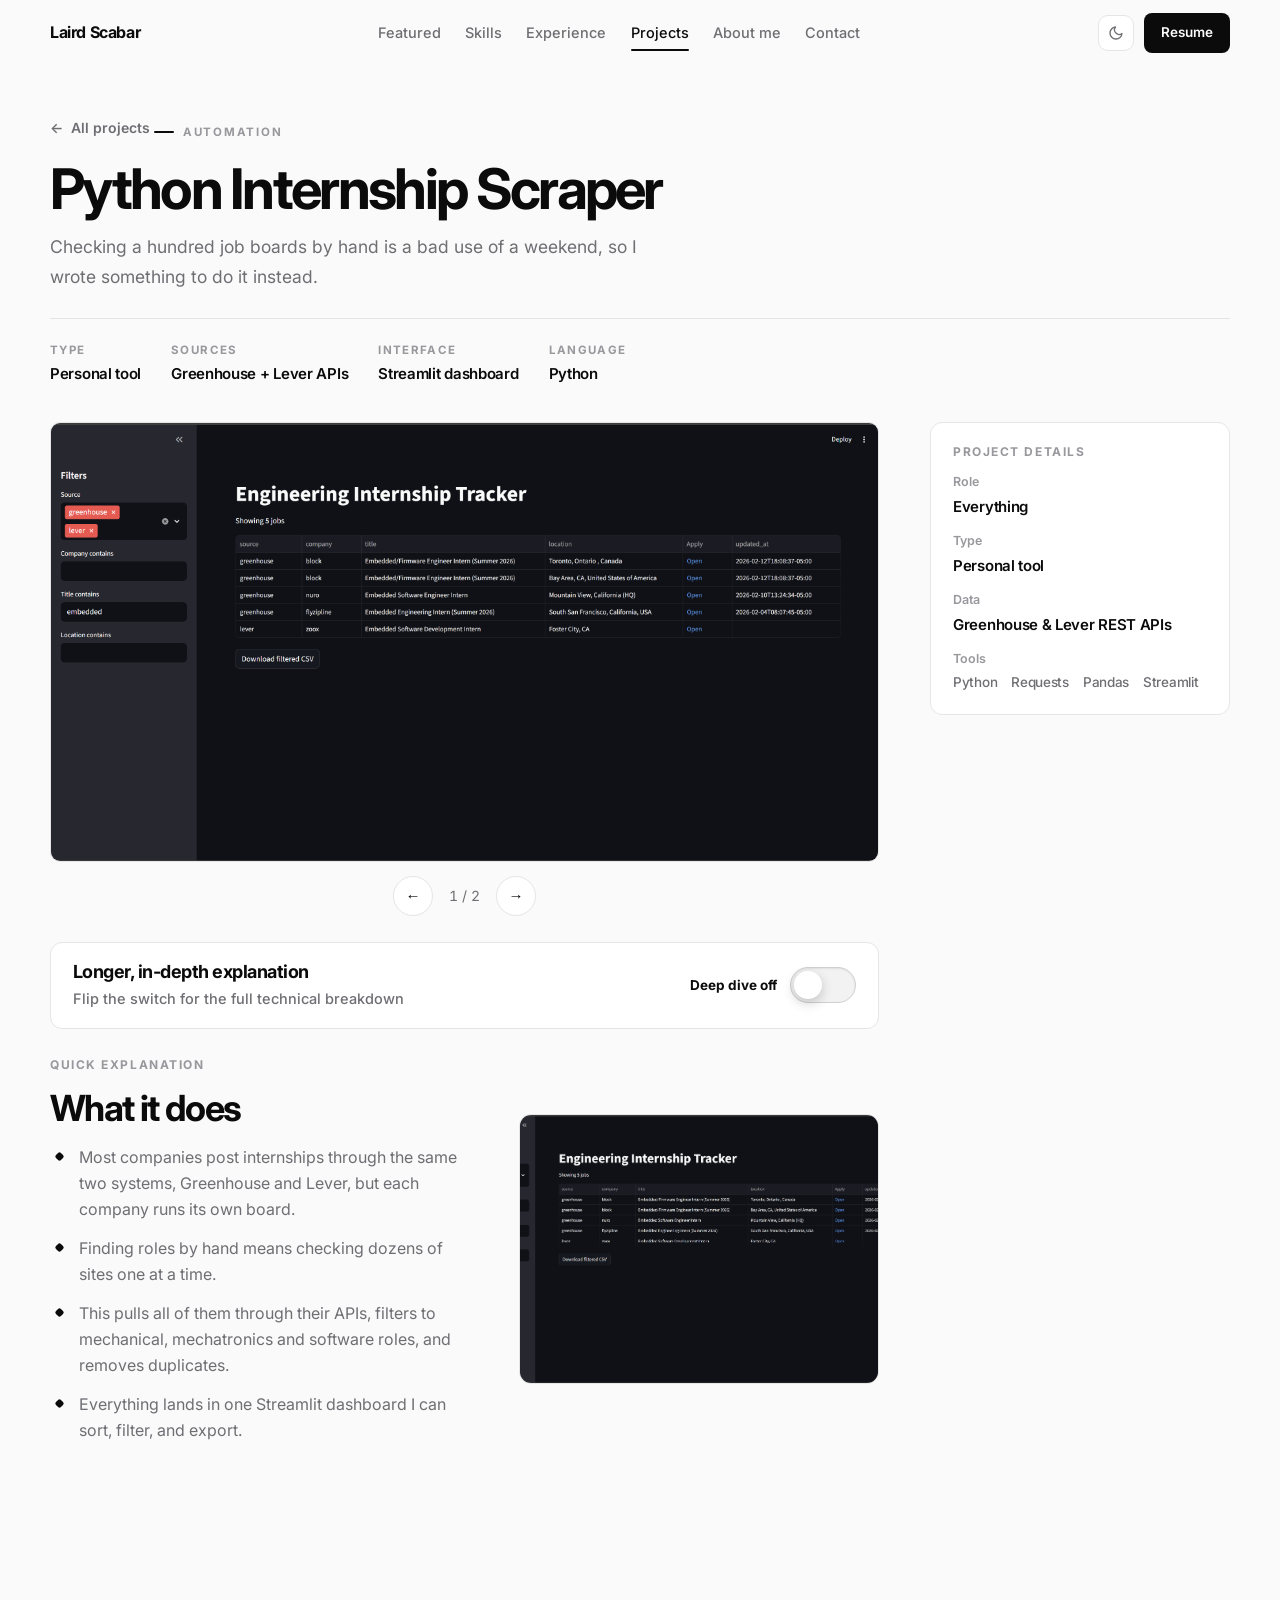
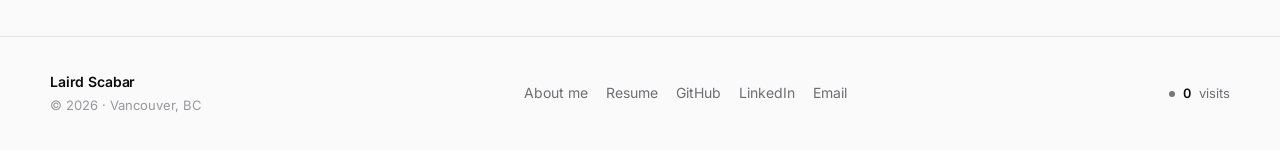
<file: project-scraper.html>
<!doctype html>
<html lang="en">
  <head>
    <meta charset="UTF-8" />
    <meta name="viewport" content="width=device-width, initial-scale=1.0" />
    <title>Python Internship Scraper | Laird Scabar</title>
    <meta name="description" content="A Python tool that aggregates engineering internship postings from the Greenhouse and Lever APIs into one filterable Streamlit dashboard." />
    <link rel="stylesheet" href="format1.css" />
    <link rel="preconnect" href="https://fonts.googleapis.com" />
    <link rel="preconnect" href="https://fonts.gstatic.com" crossorigin />
    <link href="https://fonts.googleapis.com/css2?family=Inter:wght@400;500;600;700;800&display=swap" rel="stylesheet" />
    <script>
      document.documentElement.classList.add("js");
      if (localStorage.getItem("theme") === "dark") {
        document.documentElement.classList.add("pre-dark");
      }
    </script>
  </head>
  <body>
    <header class="topbar" id="topbar">
      <div class="shell topbar-inner">
        <a class="brand" href="index.html"> Laird Scabar</a>
        <button class="icon-btn nav-toggle" id="nav-toggle" type="button" aria-label="Toggle navigation" aria-expanded="false">
          <svg viewBox="0 0 24 24" fill="none" stroke="currentColor" stroke-width="2" stroke-linecap="round">
            <line x1="4" y1="7" x2="20" y2="7" /><line x1="4" y1="12" x2="20" y2="12" /><line x1="4" y1="17" x2="20" y2="17" />
          </svg>
        </button>
        <nav class="topnav" id="topnav">
          <a href="index.html#featured">Featured</a>
          <a href="index.html#skills">Skills</a>
          <a href="index.html#experience">Experience</a>
          <a href="index.html#projects" aria-current="page">Projects</a>
          <a href="about.html">About me</a>
          <a href="index.html#contact">Contact</a>
        </nav>
        <div class="topbar-actions">
          <button class="icon-btn theme-toggle" id="theme-toggle" type="button" aria-label="Toggle dark mode">
            <svg class="moon" viewBox="0 0 24 24" fill="none" stroke="currentColor" stroke-width="2" stroke-linecap="round" stroke-linejoin="round"><path d="M21 12.79A9 9 0 1 1 11.21 3 7 7 0 0 0 21 12.79z" /></svg>
            <svg class="sun" viewBox="0 0 24 24" fill="none" stroke="currentColor" stroke-width="2" stroke-linecap="round" stroke-linejoin="round"><circle cx="12" cy="12" r="4.5" /><path d="M12 2v2M12 20v2M4.9 4.9l1.4 1.4M17.7 17.7l1.4 1.4M2 12h2M20 12h2M4.9 19.1l1.4-1.4M17.7 6.3l1.4-1.4" /></svg>
          </button>
          <a class="btn btn--sm" href="assets/Laird-Scabar-Resume.pdf" target="_blank" rel="noopener noreferrer">Resume</a>
        </div>
      </div>
    </header>

    <main class="shell">
      <section class="proj-hero reveal">
        <a class="back-link" href="index.html#projects"><span aria-hidden="true">←</span> All projects</a>
        <span class="eyebrow">Automation</span>
        <h1>Python Internship Scraper</h1>
        <p class="section-lede">
          Checking a hundred job boards by hand is a bad use of a weekend, so I
          wrote something to do it instead.
        </p>

        <dl class="proj-meta">
          <div><dt>Type</dt><dd>Personal tool</dd></div>
          <div><dt>Sources</dt><dd>Greenhouse + Lever APIs</dd></div>
          <div><dt>Interface</dt><dd>Streamlit dashboard</dd></div>
          <div><dt>Language</dt><dd>Python</dd></div>
        </dl>
      </section>

      <div class="proj-layout">
        <div class="desc-block reveal">
          <div class="carousel" data-carousel>
            <div class="carousel-track">
              <img src="assets/InternshipTracker.png" alt="Internship tracker dashboard" class="carousel-slide active" />
              <img src="assets/internsnippet.png" alt="Scraper source code" class="carousel-slide" />
            </div>
            <div class="carousel-controls">
              <button class="carousel-btn" type="button" data-carousel-dir="-1" aria-label="Previous">←</button>
              <span class="slide-counter"><span class="current-slide">1</span> / <span class="total-slides">2</span></span>
              <button class="carousel-btn" type="button" data-carousel-dir="1" aria-label="Next">→</button>
            </div>
          </div>

          <section class="mode-panel" id="project-mode" aria-label="Project detail mode">
            <div class="mode-copy">
              <strong>Longer, in-depth explanation</strong>
              <span>Flip the switch for the full technical breakdown</span>
            </div>
            <button class="deep-toggle" id="deep-toggle" type="button" aria-controls="deep-dive" aria-pressed="false">
              <span id="deep-toggle-label">Deep dive off</span>
              <span class="toggle-track" aria-hidden="true"><span class="toggle-thumb"></span></span>
            </button>
          </section>

          <section class="simple-section" id="simple-section">
            <div class="simple-copy">
              <p class="section-kicker">Quick explanation</p>
              <h2>What it does</h2>
              <ul class="simple-bullets">
                <li>Most companies post internships through the same two systems, Greenhouse and Lever, but each company runs its own board.</li>
                <li>Finding roles by hand means checking dozens of sites one at a time.</li>
                <li>This pulls all of them through their APIs, filters to mechanical, mechatronics and software roles, and removes duplicates.</li>
                <li>Everything lands in one Streamlit dashboard I can sort, filter, and export.</li>
              </ul>
            </div>
            <div class="simple-visual">
              <img src="assets/InternshipTracker.png" alt="The internship tracker dashboard" loading="lazy" />
            </div>
          </section>

          <section class="deep-dive" id="deep-dive" aria-labelledby="dd-heading">
            <div class="dd-head">
              <p class="section-kicker">Deep dive</p>
              <h2 id="dd-heading">How the scraper works</h2>
            </div>

            <div class="dd-timeline">
              <div class="dd-line" aria-hidden="true"></div>

              <article class="dd-item">
                <div class="dd-marker" aria-hidden="true"></div>
                <div class="dd-content is-text-only">
                  <div class="dd-copy">
                    <p class="section-kicker">Part 1: the approach</p>
                    <h3><span class="step-index">1.</span> APIs, not HTML scraping</h3>
                    <p>
                      Greenhouse and Lever both expose <strong>public JSON
                      endpoints</strong> per company board. That means job data
                      can be fetched directly instead of scraping HTML that
                      breaks the moment someone changes a CSS class.
                    </p>
                    <ul class="dd-bullets">
                      <li>This was the decision that mattered most. It made the tool dramatically more stable.</li>
                      <li>It also meant never dealing with rate limiting, bot detection, or brittle selectors.</li>
                      <li>The tool walks a list of company board tokens and hits each endpoint in turn.</li>
                    </ul>
                  </div>
                </div>
              </article>

              <article class="dd-item">
                <div class="dd-marker" aria-hidden="true"></div>
                <div class="dd-content">
                  <div class="dd-copy">
                    <p class="section-kicker">Part 2: the pipeline</p>
                    <h3><span class="step-index">2.</span> Fetch, normalise, filter, dedupe</h3>
                    <ul class="dd-bullets">
                      <li><strong>Fetch</strong>: request each company's endpoint with <code>requests</code>, handling failures per company so one bad response can't kill the whole run.</li>
                      <li><strong>Normalise</strong>: the two providers return different shapes, so both map into a common schema: title, company, location, department, posting date, URL.</li>
                      <li><strong>Filter</strong>: keyword matching on titles and departments to keep mechanical, mechatronics and software roles, and drop senior and full-time postings.</li>
                      <li><strong>Deduplicate</strong>: the same role often appears under multiple departments, so rows dedupe on company plus normalised title.</li>
                    </ul>
                  </div>
                  <div class="dd-media">
                    <img src="assets/internsnippet.png" alt="The scraper source code" loading="lazy" />
                  </div>
                </div>
              </article>

              <article class="dd-item">
                <div class="dd-marker" aria-hidden="true"></div>
                <div class="dd-content">
                  <div class="dd-copy">
                    <p class="section-kicker">Part 3: the interface</p>
                    <h3><span class="step-index">3.</span> Putting a face on a script</h3>
                    <ul class="dd-bullets">
                      <li>The resulting Pandas dataframe renders in Streamlit with filters and CSV export.</li>
                      <li>Streamlit turned out to be a fast way to put a usable interface on a script <strong>without writing any front-end code</strong>.</li>
                      <li>Filtering is deliberately keyword-based and slightly over-inclusive: a false positive costs me two seconds of reading, a false negative means missing a role entirely.</li>
                    </ul>
                  </div>
                  <div class="dd-media">
                    <img src="assets/InternshipTracker.png" alt="The Streamlit dashboard with filters" loading="lazy" />
                  </div>
                </div>
              </article>

              <article class="dd-item">
                <div class="dd-marker" aria-hidden="true"></div>
                <div class="dd-content is-text-only">
                  <div class="dd-copy">
                    <p class="section-kicker">Part 4: what I took away</p>
                    <h3><span class="step-index">4.</span> Real data is messy</h3>
                    <p>
                      The interesting part wasn't the code. It was how
                      inconsistent third-party data actually is once you stop
                      looking at tutorial examples.
                    </p>
                    <ul class="dd-bullets">
                      <li>Missing fields, wildly inconsistent location strings, and the same job posted three different ways.</li>
                      <li>Most of the real work was normalisation and defensive handling, not the requests themselves.</li>
                    </ul>
                  </div>
                </div>
              </article>
            </div>
          </section>
        </div>

        <aside class="proj-aside reveal">
          <h2>Project details</h2>
          <div class="proj-aside-row"><dt>Role</dt><dd>Everything</dd></div>
          <div class="proj-aside-row"><dt>Type</dt><dd>Personal tool</dd></div>
          <div class="proj-aside-row"><dt>Data</dt><dd>Greenhouse &amp; Lever REST APIs</dd></div>
          <div class="proj-aside-row">
            <dt>Tools</dt>
            <dd class="tag-row"><span>Python</span><span>Requests</span><span>Pandas</span><span>Streamlit</span></dd>
          </div>
        </aside>
      </div>
    </main>

    <footer class="site-footer">
      <div class="shell footer-inner">
        <div class="footer-brand">
          <span class="footer-name">Laird Scabar</span>
          <span class="footer-meta">&copy; 2026 &middot; Vancouver, BC</span>
        </div>

        <nav class="footer-links">
          <a href="about.html">About me</a>
          <a href="assets/Laird-Scabar-Resume.pdf" target="_blank" rel="noopener noreferrer">Resume</a>
          <a href="https://github.com/lairdo7" target="_blank" rel="noopener noreferrer">GitHub</a>
          <a href="https://linkedin.com/in/lairdscabar" target="_blank" rel="noopener noreferrer">LinkedIn</a>
          <a href="mailto:lairdscabar@gmail.com">Email</a>
        </nav>

        <!-- Counter stays hidden until the endpoint answers, so it never shows a
             made-up number. data-baseline is added to the live count. -->
        <p class="visit-counter" id="visit-counter"
           data-endpoint="https://visit-counter.lairdscabar.workers.dev/"
           data-baseline="112" hidden>
          <span class="visit-dot" aria-hidden="true"></span>
          <span class="visit-number">0</span> visits
        </p>
      </div>
    </footer>

    <script src="script.js"></script>
    <!-- Cloudflare Web Analytics -->
    <script type="module" src="https://static.cloudflareinsights.com/beacon.min.js" data-cf-beacon='{"token": "0a46e1d4943642d09e1269eb62a7f9d8"}'></script>
    <!-- End Cloudflare Web Analytics -->
  </body>
</html>
</file>
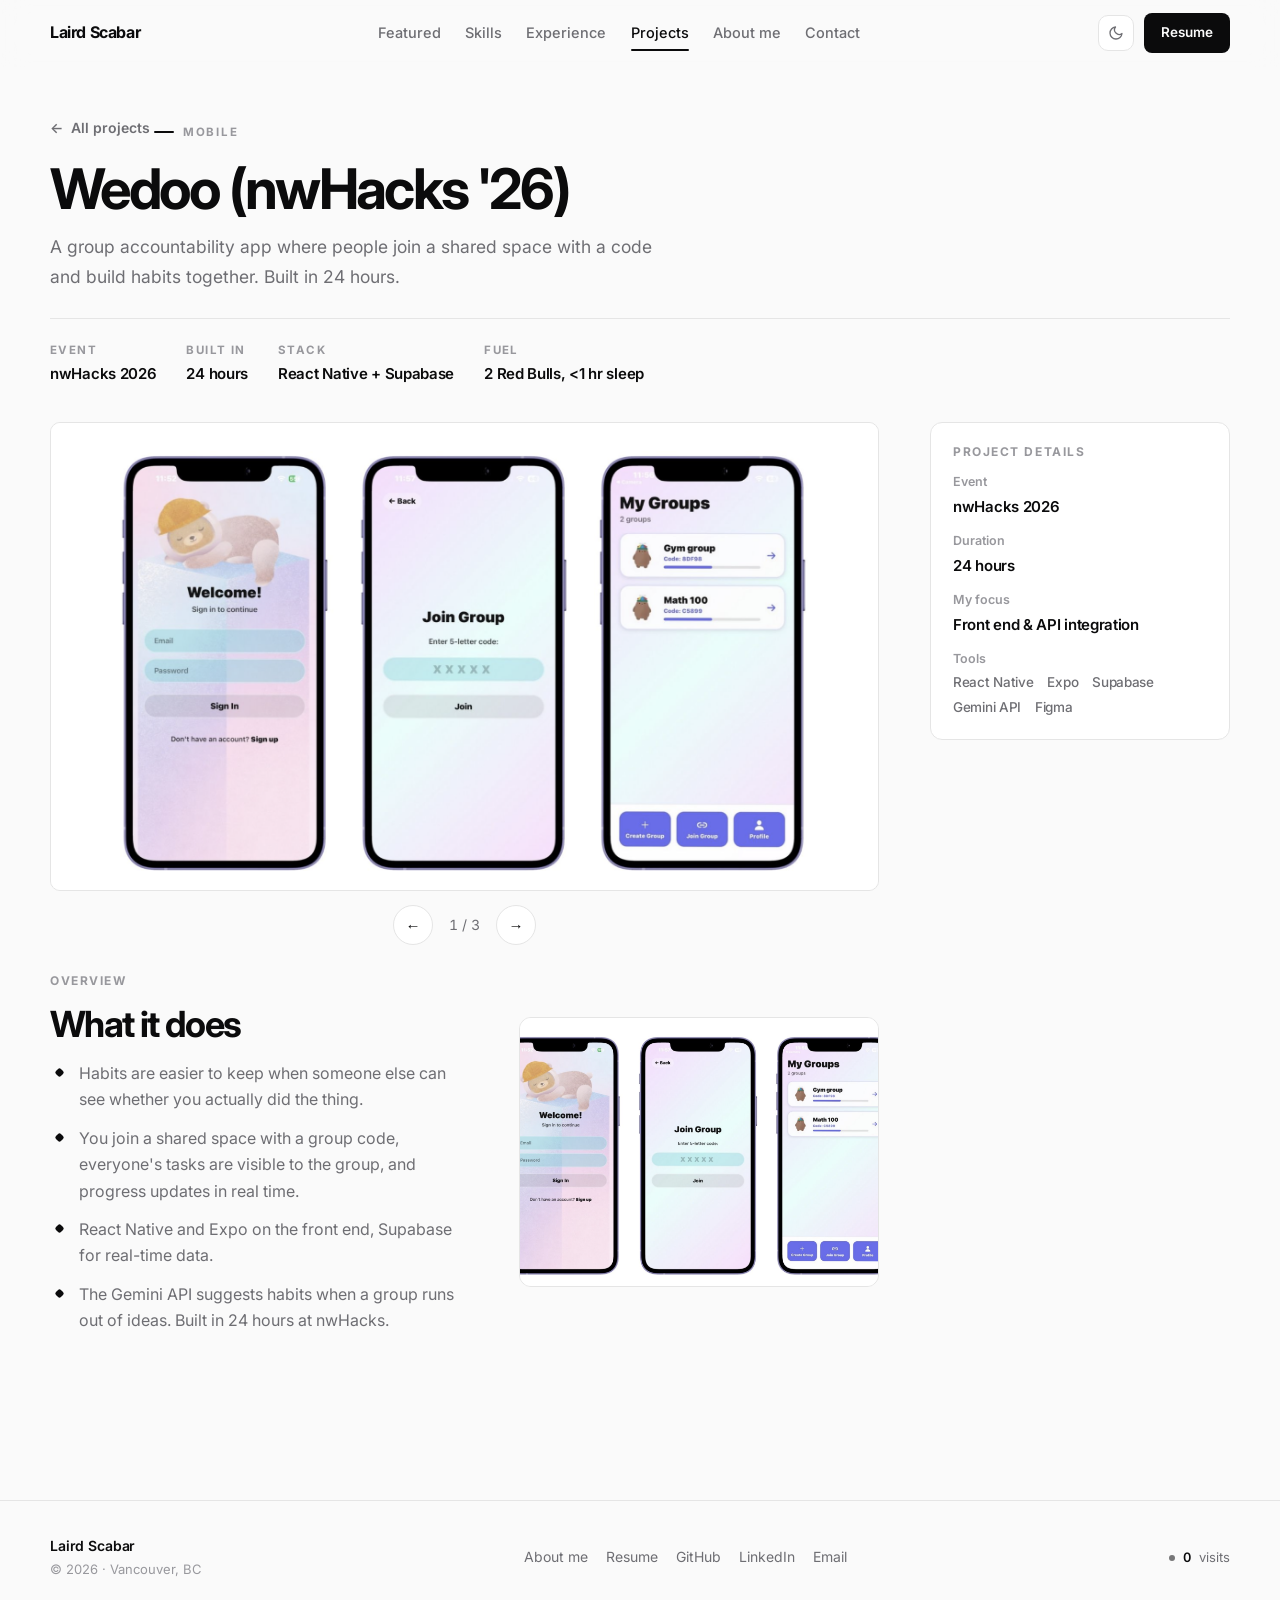
<file: project-wedoo.html>
<!doctype html>
<html lang="en">
  <head>
    <meta charset="UTF-8" />
    <meta name="viewport" content="width=device-width, initial-scale=1.0" />
    <title>Wedoo (nwHacks '26) | Laird Scabar</title>
    <meta name="description" content="A group accountability app built in 24 hours at nwHacks 2026 with React Native, Expo, Supabase and the Gemini API." />
    <link rel="stylesheet" href="format1.css" />
    <link rel="preconnect" href="https://fonts.googleapis.com" />
    <link rel="preconnect" href="https://fonts.gstatic.com" crossorigin />
    <link href="https://fonts.googleapis.com/css2?family=Inter:wght@400;500;600;700;800&display=swap" rel="stylesheet" />
    <script>
      document.documentElement.classList.add("js");
      if (localStorage.getItem("theme") === "dark") {
        document.documentElement.classList.add("pre-dark");
      }
    </script>
  </head>
  <body>
    <header class="topbar" id="topbar">
      <div class="shell topbar-inner">
        <a class="brand" href="index.html"> Laird Scabar</a>
        <button class="icon-btn nav-toggle" id="nav-toggle" type="button" aria-label="Toggle navigation" aria-expanded="false">
          <svg viewBox="0 0 24 24" fill="none" stroke="currentColor" stroke-width="2" stroke-linecap="round">
            <line x1="4" y1="7" x2="20" y2="7" /><line x1="4" y1="12" x2="20" y2="12" /><line x1="4" y1="17" x2="20" y2="17" />
          </svg>
        </button>
        <nav class="topnav" id="topnav">
          <a href="index.html#featured">Featured</a>
          <a href="index.html#skills">Skills</a>
          <a href="index.html#experience">Experience</a>
          <a href="index.html#projects" aria-current="page">Projects</a>
          <a href="about.html">About me</a>
          <a href="index.html#contact">Contact</a>
        </nav>
        <div class="topbar-actions">
          <button class="icon-btn theme-toggle" id="theme-toggle" type="button" aria-label="Toggle dark mode">
            <svg class="moon" viewBox="0 0 24 24" fill="none" stroke="currentColor" stroke-width="2" stroke-linecap="round" stroke-linejoin="round"><path d="M21 12.79A9 9 0 1 1 11.21 3 7 7 0 0 0 21 12.79z" /></svg>
            <svg class="sun" viewBox="0 0 24 24" fill="none" stroke="currentColor" stroke-width="2" stroke-linecap="round" stroke-linejoin="round"><circle cx="12" cy="12" r="4.5" /><path d="M12 2v2M12 20v2M4.9 4.9l1.4 1.4M17.7 17.7l1.4 1.4M2 12h2M20 12h2M4.9 19.1l1.4-1.4M17.7 6.3l1.4-1.4" /></svg>
          </button>
          <a class="btn btn--sm" href="assets/Laird-Scabar-Resume.pdf" target="_blank" rel="noopener noreferrer">Resume</a>
        </div>
      </div>
    </header>

    <main class="shell">
      <section class="proj-hero reveal">
        <a class="back-link" href="index.html#projects"><span aria-hidden="true">←</span> All projects</a>
        <span class="eyebrow">Mobile</span>
        <h1>Wedoo (nwHacks '26)</h1>
        <p class="section-lede">
          A group accountability app where people join a shared space with a code
          and build habits together. Built in 24 hours.
        </p>

        <dl class="proj-meta">
          <div><dt>Event</dt><dd>nwHacks 2026</dd></div>
          <div><dt>Built in</dt><dd>24 hours</dd></div>
          <div><dt>Stack</dt><dd>React Native + Supabase</dd></div>
          <div><dt>Fuel</dt><dd>2 Red Bulls, &lt;1 hr sleep</dd></div>
        </dl>
      </section>

      <div class="proj-layout">
        <div class="desc-block reveal">
          <div class="carousel" data-carousel>
            <div class="carousel-track">
              <img src="assets/wedo1.png" alt="Wedoo app home screen" class="carousel-slide active" />
              <img src="assets/wedo2.png" alt="Wedoo group screen" class="carousel-slide" />
              <img src="assets/wedo3.png" alt="Wedoo habit tracking screen" class="carousel-slide" />
            </div>
            <div class="carousel-controls">
              <button class="carousel-btn" type="button" data-carousel-dir="-1" aria-label="Previous">←</button>
              <span class="slide-counter"><span class="current-slide">1</span> / <span class="total-slides">3</span></span>
              <button class="carousel-btn" type="button" data-carousel-dir="1" aria-label="Next">→</button>
            </div>
          </div>

          <!-- No deep dive on this project, so the section is static: no id for
               the toggle to find, and is-static drops the collapse clamp. -->
          <section class="simple-section is-static">
            <div class="simple-copy">
              <p class="section-kicker">Overview</p>
              <h2>What it does</h2>
              <ul class="simple-bullets">
                <li>Habits are easier to keep when someone else can see whether you actually did the thing.</li>
                <li>You join a shared space with a group code, everyone's tasks are visible to the group, and progress updates in real time.</li>
                <li>React Native and Expo on the front end, Supabase for real-time data.</li>
                <li>The Gemini API suggests habits when a group runs out of ideas. Built in 24 hours at nwHacks.</li>
              </ul>
            </div>
            <div class="simple-visual">
              <img src="assets/wedo1.png" alt="The Wedoo app home screen" loading="lazy" />
            </div>
          </section>
        </div>

        <aside class="proj-aside reveal">
          <h2>Project details</h2>
          <div class="proj-aside-row"><dt>Event</dt><dd>nwHacks 2026</dd></div>
          <div class="proj-aside-row"><dt>Duration</dt><dd>24 hours</dd></div>
          <div class="proj-aside-row"><dt>My focus</dt><dd>Front end &amp; API integration</dd></div>
          <div class="proj-aside-row">
            <dt>Tools</dt>
            <dd class="tag-row"><span>React Native</span><span>Expo</span><span>Supabase</span><span>Gemini API</span><span>Figma</span></dd>
          </div>
        </aside>
      </div>
    </main>

    <footer class="site-footer">
      <div class="shell footer-inner">
        <div class="footer-brand">
          <span class="footer-name">Laird Scabar</span>
          <span class="footer-meta">&copy; 2026 &middot; Vancouver, BC</span>
        </div>

        <nav class="footer-links">
          <a href="about.html">About me</a>
          <a href="assets/Laird-Scabar-Resume.pdf" target="_blank" rel="noopener noreferrer">Resume</a>
          <a href="https://github.com/lairdo7" target="_blank" rel="noopener noreferrer">GitHub</a>
          <a href="https://linkedin.com/in/lairdscabar" target="_blank" rel="noopener noreferrer">LinkedIn</a>
          <a href="mailto:lairdscabar@gmail.com">Email</a>
        </nav>

        <!-- Counter stays hidden until the endpoint answers, so it never shows a
             made-up number. data-baseline is added to the live count. -->
        <p class="visit-counter" id="visit-counter"
           data-endpoint="https://visit-counter.lairdscabar.workers.dev/"
           data-baseline="112" hidden>
          <span class="visit-dot" aria-hidden="true"></span>
          <span class="visit-number">0</span> visits
        </p>
      </div>
    </footer>

    <script src="script.js"></script>
    <!-- Cloudflare Web Analytics -->
    <script type="module" src="https://static.cloudflareinsights.com/beacon.min.js" data-cf-beacon='{"token": "0a46e1d4943642d09e1269eb62a7f9d8"}'></script>
    <!-- End Cloudflare Web Analytics -->
  </body>
</html>
</file>
<file: format1.css>
/* ==========================================================================
   Laird Scabar — portfolio
   ========================================================================== */

:root {
    --bg: #fafafa;
    --surface: #ffffff;
    --surface-2: #f2f2f2;
    --surface-3: #ebebeb;
    --line: #e5e5e5;
    --line-strong: #d0d0d0;

    --text: #0b0b0c;
    --muted: #6e6e73;
    --faint: #98989d;

    --accent: #0b0b0c;
    --accent-soft: rgba(0, 0, 0, 0.05);
    --accent-2: #0b0b0c;

    --radius-lg: 12px;
    --radius-md: 10px;
    --radius-sm: 8px;
    --radius-pill: 999px;
    --radius-btn: 8px;

    --shadow-sm: none;
    --shadow: none;
    --shadow-lg: 0 24px 54px rgba(0, 0, 0, 0.22);

    --shell-w: min(1180px, 100% - 64px);
    --gap-section: clamp(64px, 8vw, 112px);
    --topbar-h: 66px;

    color-scheme: light;
}

html.pre-dark body,
body.dark-mode {
    --bg: #0a0a0a;
    --surface: #141416;
    --surface-2: #1c1c1f;
    --surface-3: #242428;
    --line: #272729;
    --line-strong: #3a3a3e;

    --text: #f5f5f7;
    --muted: #a1a1a6;
    --faint: #6e6e73;

    --accent: #ffffff;
    --accent-soft: rgba(255, 255, 255, 0.08);
    --accent-2: #ffffff;

    --shadow-sm: none;
    --shadow: none;
    --shadow-lg: 0 24px 54px rgba(0, 0, 0, 0.6);

    color-scheme: dark;
}

* {
    margin: 0;
    padding: 0;
    box-sizing: border-box;
}

html {
    scroll-behavior: smooth;
    scroll-padding-top: calc(var(--topbar-h) + 24px);
}

body {
    font-family: 'Inter', -apple-system, BlinkMacSystemFont, 'Segoe UI', Roboto, sans-serif;
    background: var(--bg);
    color: var(--text);
    line-height: 1.6;
    -webkit-font-smoothing: antialiased;
    overflow-x: hidden;
}

img { max-width: 100%; }
a { color: inherit; text-decoration: none; }
ul, ol { list-style: none; }

h1, h2, h3, h4 {
    font-weight: 700;
    letter-spacing: -0.035em;
    line-height: 1.1;
}

::selection {
    background: var(--accent);
    color: #fff;
}

.shell {
    width: var(--shell-w);
    margin-inline: auto;
}

/* ==========================================================================
   Top bar
   ========================================================================== */

.topbar {
    position: sticky;
    top: 0;
    z-index: 400;
    background: color-mix(in srgb, var(--bg) 86%, transparent);
    backdrop-filter: blur(14px);
    -webkit-backdrop-filter: blur(14px);
    border-bottom: 1px solid transparent;
    transition: border-color 0.2s ease;
}

.topbar.is-stuck {
    border-bottom-color: var(--line);
}

.topbar-inner {
    min-height: var(--topbar-h);
    display: flex;
    align-items: center;
    gap: 20px;
}

.brand {
    display: inline-flex;
    align-items: center;
    gap: 10px;
    font-size: 16px;
    font-weight: 700;
    letter-spacing: -0.025em;
    white-space: nowrap;
}

.topnav {
    display: flex;
    align-items: center;
    gap: clamp(14px, 1.9vw, 28px);
    margin-inline: auto;
}

.topnav a {
    position: relative;
    color: var(--muted);
    font-size: 14.5px;
    font-weight: 500;
    padding: 3px 0;
    transition: color 0.18s ease;
}

.topnav a::after {
    content: "";
    position: absolute;
    left: 0;
    right: 0;
    bottom: -3px;
    height: 2px;
    border-radius: 2px;
    background: var(--accent);
    transform: scaleX(0);
    transform-origin: left;
    transition: transform 0.22s ease;
}

.topnav a:hover,
.topnav a.is-active,
.topnav a[aria-current="page"] {
    color: var(--text);
}

.topnav a:hover::after,
.topnav a.is-active::after,
.topnav a[aria-current="page"]::after {
    transform: scaleX(1);
}

.topbar-actions {
    display: flex;
    align-items: center;
    gap: 10px;
}

.icon-btn {
    width: 36px;
    height: 36px;
    display: grid;
    place-items: center;
    border-radius: 10px;
    border: 1px solid var(--line);
    background: var(--surface);
    color: var(--muted);
    cursor: pointer;
    transition: color 0.18s ease, border-color 0.18s ease;
}

.icon-btn:hover {
    color: var(--text);
    border-color: var(--line-strong);
}

.icon-btn svg { width: 16px; height: 16px; }

.theme-toggle .sun { display: none; }
body.dark-mode .theme-toggle .sun { display: block; }
body.dark-mode .theme-toggle .moon { display: none; }

.nav-toggle { display: none; }

/* ==========================================================================
   Buttons
   ========================================================================== */

.btn {
    display: inline-flex;
    align-items: center;
    gap: 8px;
    padding: 11px 22px;
    border-radius: var(--radius-btn);
    border: 1px solid transparent;
    background: var(--text);
    color: var(--bg);
    font-family: inherit;
    font-size: 14.5px;
    font-weight: 600;
    cursor: pointer;
    white-space: nowrap;
    transition: transform 0.18s ease, box-shadow 0.18s ease;
}

.btn:hover { opacity: 0.86; }

.btn--ghost {
    background: var(--surface);
    color: var(--text);
    border-color: var(--line-strong);
}

.btn--sm { padding: 8px 16px; font-size: 13.5px; }

.arrow { transition: transform 0.18s ease; }
.btn:hover .arrow, .text-link:hover .arrow { transform: translateX(3px); }

.text-link {
    display: inline-flex;
    align-items: center;
    gap: 7px;
    color: var(--accent);
    font-size: 14.5px;
    font-weight: 600;
}

.text-link:hover { text-decoration: underline; text-underline-offset: 3px; }

.inline-link {
    color: var(--text);
    text-decoration: underline;
    text-decoration-color: var(--line-strong);
    text-underline-offset: 3px;
}

.inline-link:hover { text-decoration-color: var(--accent); }

/* Organisation name with its logo sitting inline in a sentence. Deliberately
   normal inline flow, not inline-flex: a flex box baselines off its first item
   (the image's bottom edge), which lifts the whole thing above the line. Here
   the text keeps the paragraph baseline and only the mark is nudged. nowrap
   keeps the two from splitting across a line break. */
.inline-org {
    white-space: nowrap;
    color: var(--text);
    font-weight: 600;
    text-decoration: none;
}

.inline-org img {
    width: 1.15em;
    height: 1.15em;
    margin-right: 6px;
    border-radius: 4px;
    object-fit: contain;
    vertical-align: -0.3em;
}

/* Underline the word only — an underline running under the logo looks broken. */
.inline-org span {
    text-decoration: underline;
    text-decoration-color: var(--line-strong);
    text-underline-offset: 3px;
}

.inline-org:hover span { text-decoration-color: var(--accent); }

/* ==========================================================================
   Sections
   ========================================================================== */

.section {
    padding-block: var(--gap-section);
}

.section + .section { padding-top: 0; }

.section-head {
    display: flex;
    align-items: flex-end;
    justify-content: space-between;
    gap: 22px;
    flex-wrap: wrap;
    margin-bottom: clamp(26px, 3.4vw, 44px);
}

.eyebrow {
    display: inline-flex;
    align-items: center;
    gap: 9px;
    font-size: 11.5px;
    font-weight: 700;
    letter-spacing: 0.15em;
    text-transform: uppercase;
    color: var(--faint);
    margin-bottom: 12px;
}

.eyebrow::before {
    content: "";
    width: 20px;
    height: 2px;
    border-radius: 2px;
    background: var(--accent);
}

.section-title {
    font-size: clamp(28px, 3.4vw, 42px);
    letter-spacing: -0.04em;
}

.section-lede {
    margin-top: 13px;
    max-width: 56ch;
    color: var(--muted);
    font-size: 16.5px;
    line-height: 1.7;
}

/* ==========================================================================
   Hero
   ========================================================================== */

.hero {
    display: grid;
    grid-template-columns: minmax(0, 1.15fr) minmax(0, 0.85fr);
    gap: clamp(32px, 5vw, 72px);
    align-items: center;
    padding-block: clamp(44px, 6.5vw, 88px);
}

.hero h1 {
    font-size: clamp(40px, 5.6vw, 66px);
    letter-spacing: -0.05em;
    line-height: 1.02;
    margin-bottom: 22px;
    min-height: 1.05em;
}

.hero-intro {
    max-width: 48ch;
    color: var(--muted);
    font-size: 17px;
    line-height: 1.75;
}

.hero-intro strong { color: var(--text); font-weight: 600; }
.hero-intro + .hero-intro { margin-top: 14px; }

.hero-actions {
    display: flex;
    gap: 12px;
    flex-wrap: wrap;
    margin-top: 30px;
}

/* Hero photo collage — a tall portrait plus three supporting shots, arranged
   so no two neighbouring tiles share an edge length. */
.hero-collage {
    display: grid;
    grid-template-columns: 1.15fr 1fr;
    grid-template-rows: repeat(5, 1fr);
    gap: 12px;
    aspect-ratio: 1 / 1.04;
}

.hero-collage .photo:nth-child(1) { grid-column: 1; grid-row: 1 / 4; }
.hero-collage .photo:nth-child(2) { grid-column: 2; grid-row: 1 / 3; }
.hero-collage .photo:nth-child(3) { grid-column: 2; grid-row: 3 / 6; }
.hero-collage .photo:nth-child(4) { grid-column: 1; grid-row: 4 / 6; }

/* facts bar under the hero */
.facts-bar {
    display: flex;
    flex-wrap: wrap;
    gap: 10px 34px;
    padding: 18px 24px;
    border-radius: var(--radius-md);
    border: 1px solid var(--line);
    background: var(--surface);
}

.facts-bar div {
    display: grid;
    gap: 2px;
}

.facts-bar dt {
    color: var(--faint);
    font-size: 11.5px;
    font-weight: 700;
    letter-spacing: 0.12em;
    text-transform: uppercase;
}

.facts-bar dd {
    font-size: 15px;
    font-weight: 600;
    letter-spacing: -0.02em;
}

/* ==========================================================================
   Featured project
   ========================================================================== */

.wip {
    display: grid;
    grid-template-columns: minmax(0, 1fr) minmax(0, 1.05fr);
    gap: clamp(26px, 4vw, 52px);
    align-items: center;
    padding: clamp(24px, 3vw, 38px);
    border-radius: var(--radius-lg);
    border: 1px solid var(--line);
    background: var(--surface);
}

.wip-copy { display: grid; gap: 15px; align-content: start; }

.wip-status .star {
    width: 13px;
    height: 13px;
    flex: 0 0 13px;
    fill: var(--accent-2);
}

.wip-cta {
    width: fit-content;
    margin-top: 4px;
}

.wip-status {
    display: inline-flex;
    align-items: center;
    gap: 9px;
    width: fit-content;
    color: var(--faint);
    font-size: 11.5px;
    font-weight: 700;
    letter-spacing: 0.15em;
    text-transform: uppercase;
}

.pulse {
    position: relative;
    width: 8px;
    height: 8px;
    border-radius: 50%;
    background: var(--accent-2);
    flex: 0 0 8px;
}

.pulse::after {
    content: "";
    position: absolute;
    inset: -4px;
    border-radius: 50%;
    border: 2px solid var(--accent-2);
    animation: pulse-ring 2s ease-out infinite;
}

@keyframes pulse-ring {
    0% { transform: scale(0.6); opacity: 0.9; }
    100% { transform: scale(1.5); opacity: 0; }
}

.wip h2 {
    font-size: clamp(25px, 3vw, 36px);
    letter-spacing: -0.045em;
    line-height: 1.08;
}

.wip p {
    max-width: 46ch;
    color: var(--muted);
    font-size: 16.5px;
    line-height: 1.72;
}

.wip p strong { color: var(--text); font-weight: 600; }

.wip-points { display: grid; gap: 9px; }

/* Padding + absolute marker, NOT grid. A grid <li> blockifies every inline
   child into its own grid item, so any <strong> inside the text gets thrown
   into the 18px marker column and stacks one word per line. */
.wip-points li {
    position: relative;
    padding-left: 29px;
    color: var(--muted);
    font-size: 15.5px;
    line-height: 1.6;
}

.wip-points li::before {
    content: "";
    position: absolute;
    left: 6px;
    top: 8px;
    width: 7px;
    height: 7px;
    border-radius: 2px;
    background: var(--accent-2);
    transform: rotate(45deg);
}

.wip-media { display: grid; gap: 12px; }

.wip-media .carousel-track { background: #14141a; }

.wip-media .carousel-slide {
    aspect-ratio: 4 / 3;
    max-height: none;
    object-fit: cover;
    background: #14141a;
}

/* ==========================================================================
   Skills — logo carousel + certifications
   ========================================================================== */

.skills-layout {
    display: grid;
    gap: clamp(24px, 3vw, 36px);
}

.logos-head {
    display: flex;
    align-items: center;
    justify-content: space-between;
    gap: 16px;
}

.logos-nav {
    display: flex;
    gap: 10px;
}

.logos-arrow {
    width: 44px;
    height: 44px;
    border: 1px solid var(--line);
    border-radius: 10px;
    background: var(--surface);
    color: var(--text);
    display: grid;
    place-items: center;
    cursor: pointer;
    transition: background 0.16s ease, transform 0.16s ease;
}

.logos-arrow:hover {
    background: var(--surface-2);
    transform: translateY(-1px);
}

.logos-arrow svg { width: 20px; height: 20px; }

.logos-wrap {
    position: relative;
    overflow: hidden;
}

.logos-wrap::before,
.logos-wrap::after {
    content: "";
    position: absolute;
    top: 0;
    bottom: 0;
    width: clamp(24px, 4vw, 60px);
    pointer-events: none;
    z-index: 2;
}

.logos-wrap::before {
    left: 0;
    background: linear-gradient(to right, var(--bg), transparent);
}

.logos-wrap::after {
    right: 0;
    background: linear-gradient(to left, var(--bg), transparent);
}

/* Native horizontal scroll: JS drives the drift, arrows and touch dragging
   both act on the same scrollLeft. */
.logos-carousel {
    overflow-x: auto;
    overflow-y: hidden;
    scrollbar-width: none;
    -ms-overflow-style: none;
    cursor: grab;
    overscroll-behavior-x: contain;
}

.logos-carousel::-webkit-scrollbar { display: none; }
.logos-carousel:active { cursor: grabbing; }

.logos-track {
    display: flex;
    width: max-content;
    align-items: stretch;
}

/* Two identical groups; each carries its own trailing gap so translating by
   exactly half the track lands on a seamless seam. */
.logos-group {
    display: flex;
    gap: 14px;
    padding-right: 14px;
}

.logo-card {
    flex: 0 0 176px;
    display: grid;
    justify-items: center;
    gap: 13px;
    padding: 18px 16px 18px;
    border-radius: var(--radius-md);
    border: 1px solid var(--line);
    background: var(--surface);
    transition: transform 0.18s ease, border-color 0.18s ease, box-shadow 0.18s ease;
}

.logo-card:hover {
    transform: translateY(-3px);
    border-color: var(--accent);
}

/* A wide badge rather than a square one: real brand assets range from square
   icons (Python) to 8.75:1 wordmarks (SOLIDWORKS), and object-fit contain in a
   rectangle renders both at their natural proportions. */
.logo-badge {
    width: 100%;
    height: 62px;
    padding: 11px 14px;
    border-radius: 12px;
    display: grid;
    place-items: center;
    background: var(--badge-bg, var(--surface-2));
    color: var(--accent);
}

/* Explicit px cap, not a percentage: the badge row is auto-sized by its own
   content, so `max-height: 100%` has nothing definite to resolve against and
   square logos overflow to their full intrinsic width. */
.logo-badge img {
    max-width: 100%;
    max-height: 40px;
    width: auto;
    height: auto;
    object-fit: contain;
    display: block;
}

.logo-badge svg {
    width: 36px;
    height: 36px;
    display: block;
}

.logo-name {
    font-size: 15px;
    font-weight: 600;
    letter-spacing: -0.025em;
    text-align: center;
}

.logo-meta {
    color: var(--faint);
    font-size: 11.5px;
    font-weight: 600;
    letter-spacing: 0.09em;
    text-transform: uppercase;
    text-align: center;
}

/* certifications */
.certs {
    display: grid;
    grid-template-columns: repeat(auto-fit, minmax(260px, 1fr));
    gap: 14px;
}

.cert-card {
    display: grid;
    grid-template-columns: 86px minmax(0, 1fr);
    gap: 18px;
    align-items: center;
    padding: 20px 22px;
    border-radius: var(--radius-md);
    border: 1px solid var(--line);
    background: var(--surface);
}

.cert-card-mark {
    width: 86px;
    height: 86px;
    display: grid;
    place-items: center;
    overflow: hidden;
}

.cert-card-mark img {
    width: 100%;
    height: 100%;
    object-fit: contain;
}

.cert-card strong {
    display: block;
    font-size: 16px;
    font-weight: 700;
    letter-spacing: -0.025em;
}

.cert-card span {
    display: block;
    margin-top: 3px;
    color: var(--muted);
    font-size: 13.5px;
    line-height: 1.45;
}

.cert-link {
    display: inline-flex;
    align-items: center;
    gap: 6px;
    margin-top: 10px;
    padding: 7px 15px;
    border-radius: var(--radius-btn);
    border: 1px solid var(--line-strong);
    background: var(--surface);
    color: var(--text);
    font-size: 13px;
    font-weight: 600;
    white-space: nowrap;
    transition: border-color 0.18s ease, transform 0.18s ease;
}

.cert-link:hover {
    border-color: var(--accent);
    transform: translateY(-1px);
}

/* `.cert-card span` is a descendant selector that would otherwise blockify and
   re-colour the arrow glyph inside this button. */
.cert-link .arrow {
    display: inline;
    margin-top: 0;
    color: inherit;
    font-size: inherit;
}

.cert-link:hover .arrow { transform: translateX(3px); }

/* ==========================================================================
   Education — pulled out of the timeline so it reads at a glance
   ========================================================================== */

.edu-card {
    display: grid;
    grid-template-columns: auto minmax(0, 1fr);
    gap: clamp(18px, 2.4vw, 30px);
    align-items: center;
    margin-bottom: clamp(24px, 3vw, 36px);
    padding: clamp(20px, 2.4vw, 30px);
    border-radius: var(--radius-lg);
    border: 1px solid var(--line);
    background: var(--surface);
}

.edu-crest {
    width: clamp(60px, 7vw, 80px);
    height: clamp(60px, 7vw, 80px);
    display: grid;
    place-items: center;
    border-radius: 16px;
    background: var(--surface-2);
    overflow: hidden;
    transition: transform 0.2s ease;
}

.edu-crest:hover { transform: translateY(-2px); }

.edu-crest img {
    width: 76%;
    height: 76%;
    object-fit: contain;
}

.edu-body { display: grid; gap: 6px; }

.edu-label {
    display: inline-flex;
    align-items: center;
    gap: 9px;
    color: var(--faint);
    font-size: 11.5px;
    font-weight: 700;
    letter-spacing: 0.15em;
    text-transform: uppercase;
}

.edu-label::before {
    content: "";
    width: 18px;
    height: 2px;
    border-radius: 2px;
    background: var(--accent);
}

.edu-body h3 {
    font-size: clamp(20px, 2.3vw, 27px);
    font-weight: 700;
    letter-spacing: -0.035em;
    line-height: 1.15;
}

.edu-school {
    color: var(--text);
    font-size: clamp(15px, 1.1vw, 16.5px);
    font-weight: 600;
    letter-spacing: -0.015em;
}

.edu-school a { text-decoration: underline; text-decoration-color: var(--line-strong); text-underline-offset: 3px; }
.edu-school a:hover { text-decoration-color: var(--accent); }





/* ==========================================================================
   Experience — year timeline
   ========================================================================== */

.timeline {
    display: grid;
    gap: 0;
}

.timeline-row {
    display: grid;
    grid-template-columns: 132px 28px minmax(0, 1fr) auto;
    gap: 20px;
    align-items: start;
    padding: 26px 0;
    border-top: 1px solid var(--line);
}

.timeline-row:last-child { border-bottom: 1px solid var(--line); }

.timeline-when {
    color: var(--faint);
    font-size: 13.5px;
    font-weight: 600;
    letter-spacing: -0.01em;
    padding-top: 2px;
}

.timeline-rail {
    position: relative;
    align-self: stretch;
    display: grid;
    justify-items: center;
}

.timeline-rail::before {
    content: "";
    position: absolute;
    top: 26px;
    bottom: -26px;
    width: 1px;
    background: var(--line);
}

.timeline-row:last-child .timeline-rail::before { display: none; }

.timeline-dot {
    width: 11px;
    height: 11px;
    margin-top: 7px;
    border-radius: 50%;
    background: var(--surface);
    border: 2px solid var(--line-strong);
    z-index: 1;
}

.timeline-row.is-current .timeline-dot {
    background: var(--accent);
    border-color: var(--accent);
}

.timeline-body h3 {
    font-size: 18px;
    font-weight: 700;
    letter-spacing: -0.028em;
    line-height: 1.25;
}

.timeline-org {
    display: inline-flex;
    align-items: center;
    gap: 8px;
    margin-top: 5px;
    color: var(--muted);
    font-size: 14.5px;
    font-weight: 500;
}

.timeline-org img {
    width: 18px;
    height: 18px;
    border-radius: 4px;
    object-fit: contain;
}

.timeline-body p {
    margin-top: 9px;
    max-width: 62ch;
    color: var(--muted);
    font-size: 15px;
    line-height: 1.65;
}

/* Other experience — a quiet disclosure under the timeline. Deliberately
   borderless so it reads as a small label rather than another row. */

.other-exp { margin-top: 2px; }

.other-exp-summary {
    display: inline-flex;
    align-items: center;
    gap: 7px;
    padding: 18px 0 2px;
    color: var(--faint);
    font-size: 13.5px;
    font-weight: 600;
    letter-spacing: -0.01em;
    cursor: pointer;
    list-style: none;
    user-select: none;
    transition: color 0.16s ease;
}

.other-exp-summary::-webkit-details-marker { display: none; }
.other-exp-summary:hover { color: var(--text); }

.other-exp-summary:focus-visible {
    outline: 2px solid var(--accent);
    outline-offset: 4px;
    border-radius: var(--radius-sm);
}

.other-exp-chev {
    width: 15px;
    height: 15px;
    transition: transform 0.22s cubic-bezier(0.22, 1, 0.36, 1);
}

.other-exp[open] .other-exp-chev { transform: rotate(180deg); }

.other-exp-list { margin-top: 16px; }

.other-exp[open] .other-exp-list {
    animation: otherExpIn 0.3s cubic-bezier(0.22, 1, 0.36, 1);
}

@keyframes otherExpIn {
    from { opacity: 0; transform: translateY(-6px); }
    to { opacity: 1; transform: none; }
}

.timeline-tag {
    padding-top: 4px;
    white-space: nowrap;
    font-size: 11px;
    font-weight: 700;
    letter-spacing: 0.1em;
    text-transform: uppercase;
    color: var(--faint);
}

/* ==========================================================================
   Projects — quiet cards
   ========================================================================== */

.project-grid {
    display: grid;
    grid-template-columns: repeat(auto-fit, minmax(300px, 1fr));
    gap: 16px;
}

.project-card {
    display: grid;
    grid-template-rows: auto 1fr;
    border-radius: var(--radius-lg);
    border: 1px solid var(--line);
    background: var(--surface);
    overflow: hidden;
    transition: transform 0.2s ease, border-color 0.2s ease, box-shadow 0.2s ease;
}

.project-card:hover {
    transform: translateY(-3px);
    border-color: var(--line-strong);
}

.project-card-media {
    aspect-ratio: 16 / 10;
    overflow: hidden;
    background: var(--surface-2);
    border-bottom: 1px solid var(--line);
}

.project-card-media img {
    width: 100%;
    height: 100%;
    object-fit: cover;
    display: block;
    transition: transform 0.45s ease;
}

.project-card:hover .project-card-media img { transform: scale(1.04); }

.project-card-body {
    display: grid;
    gap: 11px;
    align-content: start;
    padding: 22px;
}

.project-card-kicker {
    display: flex;
    align-items: center;
    gap: 9px;
    color: var(--faint);
    font-size: 11.5px;
    font-weight: 700;
    letter-spacing: 0.13em;
    text-transform: uppercase;
}

.project-card h3 {
    font-size: 20px;
    font-weight: 700;
    letter-spacing: -0.03em;
    line-height: 1.2;
}

.project-card p {
    color: var(--muted);
    font-size: 15px;
    line-height: 1.6;
}

.project-card-tags {
    display: flex;
    flex-wrap: wrap;
    gap: 4px 14px;
    padding-top: 12px;
    border-top: 1px solid var(--line);
}

.project-card-tags span {
    font-size: 12.5px;
    font-weight: 500;
    color: var(--faint);
}

.project-card-cta {
    display: inline-flex;
    align-items: center;
    gap: 7px;
    margin-top: 3px;
    color: var(--accent);
    font-size: 14px;
    font-weight: 700;
}

.project-card:hover .project-card-cta .arrow { transform: translateX(4px); }

/* ==========================================================================
   Project detail pages
   ========================================================================== */

.back-link {
    display: inline-flex;
    align-items: center;
    gap: 8px;
    margin-bottom: 22px;
    color: var(--muted);
    font-size: 14px;
    font-weight: 600;
}

.back-link:hover { color: var(--text); }

.proj-hero {
    padding-top: clamp(28px, 4vw, 48px);
    padding-bottom: clamp(24px, 3vw, 36px);
}

.proj-hero h1 {
    font-size: clamp(34px, 4.6vw, 56px);
    letter-spacing: -0.048em;
    line-height: 1.03;
    max-width: 18ch;
}

.proj-hero .section-lede { font-size: 17.5px; }

.proj-meta {
    display: flex;
    flex-wrap: wrap;
    gap: 10px 30px;
    margin-top: 26px;
    padding-top: 22px;
    border-top: 1px solid var(--line);
}

.proj-meta div { display: grid; gap: 3px; }

.proj-meta dt {
    color: var(--faint);
    font-size: 11.5px;
    font-weight: 700;
    letter-spacing: 0.12em;
    text-transform: uppercase;
}

.proj-meta dd {
    font-size: 15px;
    font-weight: 600;
    letter-spacing: -0.02em;
}

.proj-layout {
    display: grid;
    grid-template-columns: minmax(0, 1fr) minmax(0, 300px);
    gap: clamp(28px, 4vw, 56px);
    align-items: start;
    padding-bottom: var(--gap-section);
}

.proj-aside {
    position: sticky;
    top: calc(var(--topbar-h) + 24px);
    display: grid;
    gap: 14px;
    padding: 22px;
    border-radius: var(--radius-lg);
    border: 1px solid var(--line);
    background: var(--surface);
}

.proj-aside h2 {
    font-size: 12px;
    font-weight: 700;
    letter-spacing: 0.13em;
    text-transform: uppercase;
    color: var(--faint);
}

.proj-aside-row { display: grid; gap: 4px; }

.proj-aside-row dt {
    color: var(--faint);
    font-size: 12.5px;
    font-weight: 600;
}

.proj-aside-row dd {
    font-size: 15px;
    font-weight: 600;
    letter-spacing: -0.02em;
    line-height: 1.4;
}

.proj-aside .tag-row {
    display: flex;
    flex-wrap: wrap;
    gap: 6px 14px;
}

.proj-aside .tag-row span {
    font-size: 13.5px;
    font-weight: 500;
    color: var(--muted);
}

/* ==========================================================================
   Deep dive toggle
   ========================================================================== */

.desc-block { display: grid; gap: 26px; }

.section-kicker {
    color: var(--faint);
    font-size: 12px;
    font-weight: 700;
    letter-spacing: 0.13em;
    text-transform: uppercase;
}

.mode-panel {
    display: flex;
    align-items: center;
    justify-content: space-between;
    gap: 18px;
    flex-wrap: wrap;
    padding: 18px 22px;
    border: 1px solid var(--line);
    border-radius: var(--radius-lg);
    background: var(--surface);
    scroll-margin-top: calc(var(--topbar-h) + 20px);
}

.mode-copy { display: grid; gap: 4px; }

.mode-copy strong {
    font-size: 18px;
    font-weight: 700;
    letter-spacing: -0.028em;
    line-height: 1.2;
}

.mode-copy span {
    color: var(--muted);
    font-size: 14.5px;
    font-weight: 500;
}

.deep-toggle {
    flex: 0 0 auto;
    display: inline-flex;
    align-items: center;
    gap: 13px;
    padding: 0;
    border: 0;
    background: none;
    color: inherit;
    font-family: inherit;
    font-size: 13.5px;
    font-weight: 700;
    cursor: pointer;
}

.toggle-track {
    position: relative;
    width: 66px;
    height: 36px;
    border-radius: var(--radius-pill);
    border: 1px solid var(--line-strong);
    background: var(--surface-2);
    box-shadow: inset 0 1px 2px rgba(0, 0, 0, 0.08);
    transition: background 0.28s ease, border-color 0.28s ease;
}

.toggle-thumb {
    position: absolute;
    left: 3px;
    top: 3px;
    width: 28px;
    height: 28px;
    border-radius: var(--radius-pill);
    background: var(--surface);
    box-shadow: 0 4px 12px rgba(0, 0, 0, 0.2);
    transition: transform 0.42s cubic-bezier(0.22, 1, 0.36, 1);
}

.deep-toggle[aria-pressed="true"] .toggle-track {
    background: var(--accent);
    border-color: var(--accent);
}

.deep-toggle[aria-pressed="true"] .toggle-thumb {
    transform: translateX(30px);
}

/* quick explanation — collapses away when the deep dive opens */
.simple-section {
    display: grid;
    grid-template-columns: minmax(0, 1fr) minmax(0, 0.85fr);
    gap: clamp(24px, 3.5vw, 48px);
    align-items: center;
    max-height: 1400px;
    overflow: hidden;
    transition: max-height 0.7s cubic-bezier(0.22, 1, 0.36, 1),
                opacity 0.34s ease,
                transform 0.42s cubic-bezier(0.22, 1, 0.36, 1);
}

.simple-section.is-collapsed {
    max-height: 0;
    opacity: 0;
    transform: scale(0.99);
    pointer-events: none;
}

/* Pages without a deep dive never collapse this, so drop the clamp that only
   exists to animate the collapse — otherwise long copy would silently clip. */
.simple-section.is-static {
    max-height: none;
    overflow: visible;
}

.simple-copy { display: grid; gap: 16px; align-content: start; }

.simple-copy h2 {
    font-size: clamp(26px, 3vw, 36px);
    letter-spacing: -0.045em;
    line-height: 1.05;
}

.simple-bullets { display: grid; gap: 12px; }

.simple-bullets li {
    position: relative;
    padding-left: 29px;
    color: var(--muted);
    font-size: 16px;
    line-height: 1.65;
}

.simple-bullets li::before {
    content: "";
    position: absolute;
    left: 6px;
    top: 9px;
    width: 7px;
    height: 7px;
    border-radius: 2px;
    background: var(--accent);
    transform: rotate(45deg);
}

.simple-visual {
    overflow: hidden;
    border-radius: var(--radius-lg);
    border: 1px solid var(--line);
    background: var(--surface-2);
    aspect-ratio: 4 / 3;
}

.simple-visual img {
    width: 100%;
    height: 100%;
    object-fit: cover;
    display: block;
}

.simple-visual--fit img { object-fit: contain; }

/* deep dive — hidden until the switch is flipped */
.deep-dive {
    max-height: 0;
    opacity: 0;
    overflow: hidden;
    filter: blur(8px);
    transform: scale(0.99);
    transform-origin: center top;
    pointer-events: none;
    transition: max-height 0.86s cubic-bezier(0.22, 1, 0.36, 1),
                opacity 0.5s ease 0.1s,
                filter 0.5s ease 0.1s,
                transform 0.6s cubic-bezier(0.22, 1, 0.36, 1) 0.1s;
}

.deep-dive.is-open {
    max-height: 9000px;
    opacity: 1;
    filter: none;
    transform: none;
    pointer-events: auto;
}

.dd-head { display: grid; gap: 12px; margin-bottom: clamp(24px, 3vw, 38px); }

.dd-head h2 {
    font-size: clamp(28px, 3.4vw, 42px);
    letter-spacing: -0.05em;
    line-height: 1;
}

.dd-timeline {
    position: relative;
    display: grid;
    gap: clamp(30px, 4vw, 52px);
}

.dd-line {
    position: absolute;
    left: 7px;
    top: 10px;
    bottom: 10px;
    width: 2px;
    border-radius: 2px;
    background: var(--line);
}

.dd-item { position: relative; padding-left: 42px; }

.dd-marker {
    position: absolute;
    left: 0;
    top: 6px;
    width: 16px;
    height: 16px;
    border-radius: 50%;
    background: var(--accent);
    box-shadow: 0 0 0 5px var(--bg);
}

.dd-content {
    display: grid;
    grid-template-columns: minmax(0, 1fr) minmax(0, 0.8fr);
    gap: clamp(20px, 3vw, 40px);
    align-items: start;
}

.dd-content.is-text-only { grid-template-columns: minmax(0, 1fr); }

.dd-copy { display: grid; gap: 13px; align-content: start; }

.dd-copy h3 {
    display: flex;
    align-items: baseline;
    gap: 11px;
    font-size: clamp(20px, 2.1vw, 26px);
    letter-spacing: -0.04em;
    line-height: 1.15;
}

.step-index { flex: 0 0 auto; color: var(--accent); letter-spacing: -0.06em; }

.dd-copy p {
    color: var(--muted);
    font-size: 16px;
    line-height: 1.75;
}

.dd-copy strong { color: var(--text); font-weight: 600; }

.dd-bullets { display: grid; gap: 10px; }

.dd-bullets li {
    position: relative;
    padding-left: 29px;
    color: var(--muted);
    font-size: 15.5px;
    line-height: 1.65;
}

.dd-bullets li::before {
    content: "";
    position: absolute;
    left: 6px;
    top: 9px;
    width: 7px;
    height: 7px;
    border-radius: 2px;
    background: var(--accent);
    transform: rotate(45deg);
}

.dd-media {
    overflow: hidden;
    border-radius: var(--radius-md);
    border: 1px solid var(--line);
    background: var(--surface-2);
    aspect-ratio: 4 / 3;
}

.dd-media img {
    width: 100%;
    height: 100%;
    object-fit: cover;
    display: block;
}

/* ==========================================================================
   Media carousel (project pages)
   ========================================================================== */

.carousel { display: grid; gap: 14px; }

.carousel-track {
    position: relative;
    border-radius: var(--radius-md);
    overflow: hidden;
    background: var(--surface-2);
    border: 1px solid var(--line);
}

.carousel-slide {
    width: 100%;
    height: auto;
    max-height: 480px;
    object-fit: cover;
    display: none;
}

.carousel-slide.active { display: block; }

/* Mixed portrait/landscape sets (site photos + drawing sheets) lose too much
   to a cover crop, so this variant shows the whole frame instead. */
.carousel--fit .carousel-track {
    aspect-ratio: 1 / 1;
    max-height: 640px;
    display: grid;
    place-items: center;
    background: var(--surface-2);
}

.carousel--fit .carousel-slide {
    width: 100%;
    height: 100%;
    max-height: none;
    object-fit: contain;
}

.carousel-controls {
    display: flex;
    align-items: center;
    justify-content: center;
    gap: 16px;
}

.carousel-btn {
    width: 40px;
    height: 40px;
    border-radius: 50%;
    background: var(--surface);
    border: 1px solid var(--line);
    color: var(--text);
    font-size: 15px;
    cursor: pointer;
    display: grid;
    place-items: center;
    transition: background 0.18s ease, color 0.18s ease;
}

.carousel-btn:hover { background: var(--text); color: var(--bg); }

.slide-counter {
    color: var(--muted);
    font-size: 14px;
    font-variant-numeric: tabular-nums;
}

/* CAD viewer slide */
.cad-slide {
    position: relative;
    height: 460px;
    background: var(--surface-2);
}

.cad-viewer { position: absolute; inset: 0; cursor: grab; }
.cad-viewer:active { cursor: grabbing; }
.cad-viewer canvas { display: block; width: 100%; height: 100%; }

.cad-slide-label,
.cad-hint {
    position: absolute;
    padding: 6px 13px;
    border-radius: 6px;
    background: var(--surface);
    border: 1px solid var(--line);
    color: var(--muted);
    font-size: 12px;
    font-weight: 600;
    pointer-events: none;
    z-index: 2;
}

.cad-slide-label { top: 14px; left: 14px; }

.cad-hint {
    bottom: 14px;
    left: 50%;
    transform: translateX(-50%);
    white-space: nowrap;
    transition: opacity 0.5s ease;
}

.cad-viewer.cad-touched .cad-hint { opacity: 0; }

.cad-viewer.cad-loading::after {
    content: "";
    position: absolute;
    top: 50%;
    left: 50%;
    width: 36px;
    height: 36px;
    margin: -18px 0 0 -18px;
    border: 3px solid var(--line);
    border-top-color: var(--accent);
    border-radius: 50%;
    animation: cad-spin 0.8s linear infinite;
}

@keyframes cad-spin { to { transform: rotate(360deg); } }

.cad-message {
    position: absolute;
    top: 50%;
    left: 50%;
    transform: translate(-50%, -50%);
    color: var(--faint);
    font-size: 14px;
}

/* ==========================================================================
   About page — life sections
   ========================================================================== */

.page-head {
    padding-top: clamp(32px, 4.5vw, 56px);
    padding-bottom: clamp(24px, 3vw, 40px);
}

.page-head h1 {
    font-size: clamp(38px, 5.2vw, 62px);
    letter-spacing: -0.05em;
    line-height: 1.02;
    max-width: 17ch;
}

.page-head .section-lede { font-size: 17.5px; max-width: 60ch; }

/* jump chips */
.chapter-nav {
    display: flex;
    flex-wrap: wrap;
    gap: 8px;
    margin-top: 26px;
}

.chapter-nav a {
    padding: 8px 16px;
    border-radius: var(--radius-btn);
    border: 1px solid var(--line);
    background: var(--surface);
    color: var(--muted);
    font-size: 13.5px;
    font-weight: 600;
    transition: border-color 0.18s ease, color 0.18s ease, transform 0.18s ease;
}

.chapter-nav a:hover {
    color: var(--text);
    border-color: var(--accent);
    transform: translateY(-2px);
}

.life {
    padding-block: clamp(44px, 5.5vw, 76px);
    border-top: 1px solid var(--line);
    scroll-margin-top: calc(var(--topbar-h) + 20px);
}

.life-head {
    display: grid;
    gap: 14px;
    max-width: 66ch;
    margin-bottom: clamp(22px, 3vw, 34px);
}

.life-head h2 {
    font-size: clamp(26px, 3.2vw, 38px);
    letter-spacing: -0.042em;
}

.life-head p {
    color: var(--muted);
    font-size: 16.5px;
    line-height: 1.78;
}

.life-head strong { color: var(--text); font-weight: 600; }

.life-points {
    display: grid;
    gap: 9px;
    margin-top: 4px;
}

.life-points li {
    position: relative;
    padding-left: 29px;
    font-size: 15.5px;
    line-height: 1.6;
}

.life-points li::before {
    content: "";
    position: absolute;
    left: 6px;
    top: 9px;
    width: 7px;
    height: 7px;
    border-radius: 2px;
    background: var(--accent);
    transform: rotate(45deg);
}

/* photo mosaic */
.mosaic {
    display: grid;
    grid-template-columns: repeat(4, minmax(0, 1fr));
    grid-auto-rows: clamp(105px, 11vw, 165px);
    gap: 12px;
}

/* Column count matched to the photo count so every row fills evenly — a
   4-column grid holding 2 or 3 photos leaves obvious holes. */
.mosaic--2,
.mosaic--3 {
    grid-auto-rows: auto;
}

.mosaic--2 { grid-template-columns: repeat(2, minmax(0, 1fr)); }
.mosaic--3 { grid-template-columns: repeat(3, minmax(0, 1fr)); }
.mosaic--4 { grid-template-columns: repeat(4, minmax(0, 1fr)); }

.mosaic--2 .photo,
.mosaic--3 .photo { aspect-ratio: 4 / 3; }

/* Four across in portrait — smaller tiles, and the right crop for headshots
   and on-set shots, which are all taller than they are wide. */
.mosaic--4 { grid-auto-rows: auto; }
.mosaic--4 .photo { aspect-ratio: 3 / 4; }

/* Bias the crop upward so faces stay in frame rather than being centred on a
   jacket. */
[data-gallery="acting"] .photo img { object-position: center 30%; }

/* Same idea per-photo: for shots where the subject sits high in the frame, a
   centred crop cuts the top off. --crop-y tunes how far up the window sits. */
.photo img.crop-top,
.carousel-slide.crop-top { object-position: center var(--crop-y, 22%); }

.photo {
    position: relative;
    overflow: hidden;
    border-radius: var(--radius-md);
    background: var(--surface-2);
    border: 1px solid var(--line);
    cursor: zoom-in;
    transition: transform 0.2s ease, box-shadow 0.2s ease;
}

.photo img {
    width: 100%;
    height: 100%;
    object-fit: cover;
    display: block;
    transition: transform 0.4s ease;
}

.photo:hover {
    border-color: var(--line-strong);
    z-index: 2;
}

.photo:hover img { transform: scale(1.05); }



.p-wide { grid-column: span 2; }
.p-tall { grid-row: span 2; }
.p-big  { grid-column: span 2; grid-row: span 2; }

/* ==========================================================================
   Missing photo placeholder
   Renders the filename that still needs to be dropped into /assets instead of
   a broken-image icon. Inert once every photo is in place.
   ========================================================================== */

.img-missing {
    display: grid !important;
    place-items: center;
    cursor: default;
    border: 1px dashed var(--line-strong);
    background: repeating-linear-gradient(
        45deg,
        var(--surface-2),
        var(--surface-2) 10px,
        var(--surface-3) 10px,
        var(--surface-3) 20px
    );
}

.img-missing::after {
    content: "add " attr(data-missing);
    max-width: 90%;
    padding: 5px 10px;
    border-radius: 6px;
    background: var(--surface);
    color: var(--muted);
    font-size: 11px;
    font-weight: 600;
    text-align: center;
    overflow-wrap: anywhere;
}

.img-missing:hover { transform: none; box-shadow: none; }

/* ==========================================================================
   Contact
   ========================================================================== */

.contact-grid {
    display: grid;
    grid-template-columns: repeat(auto-fit, minmax(270px, 1fr));
    gap: 14px;
}

.contact-method {
    display: grid;
    gap: 12px;
    align-content: start;
    padding: 26px;
    border-radius: var(--radius-lg);
    border: 1px solid var(--line);
    background: var(--surface);
    color: inherit;
    text-align: left;
    font-family: inherit;
    cursor: pointer;
    transition: transform 0.2s ease, border-color 0.2s ease, box-shadow 0.2s ease;
}

.contact-method:hover {
    transform: translateY(-3px);
    border-color: var(--accent);
}

.contact-method-icon {
    width: 46px;
    height: 46px;
    display: grid;
    place-items: center;
    border-radius: 13px;
    background: var(--accent-soft);
    color: var(--accent);
}

.contact-method-icon svg { width: 22px; height: 22px; }

.contact-method h3 {
    font-size: 18px;
    font-weight: 700;
    letter-spacing: -0.028em;
}

.contact-method p {
    color: var(--muted);
    font-size: 14.5px;
    line-height: 1.6;
}

.contact-method-detail {
    font-size: 14.5px;
    font-weight: 600;
    word-break: break-word;
}

.contact-method-action {
    color: var(--accent);
    font-size: 13px;
    font-weight: 700;
}

/* ==========================================================================
   Footer
   ========================================================================== */

.site-footer {
    width: 100%;
    border-top: 1px solid var(--line);
    padding-block: 34px;
    margin-top: clamp(36px, 5vw, 64px);
}

.footer-inner {
    display: flex;
    align-items: center;
    justify-content: space-between;
    gap: 20px 32px;
    flex-wrap: wrap;
    color: var(--faint);
    font-size: 14px;
}

.footer-brand { display: grid; gap: 2px; }

.footer-name {
    color: var(--text);
    font-weight: 600;
    letter-spacing: -0.01em;
}

.footer-meta { color: var(--faint); font-size: 13px; }

.footer-links {
    display: flex;
    gap: 18px;
    flex-wrap: wrap;
}

.footer-links a { color: var(--muted); }
.footer-links a:hover { color: var(--text); }

/* Visit counter */
.visit-counter {
    display: inline-flex;
    align-items: center;
    gap: 8px;
    color: var(--muted);
    font-size: 13px;
    font-variant-numeric: tabular-nums;
    white-space: nowrap;
}

.visit-number { color: var(--text); font-weight: 600; }

.visit-dot {
    width: 6px;
    height: 6px;
    flex: 0 0 6px;
    border-radius: 50%;
    background: var(--text);
    opacity: 0.55;
}

@media (max-width: 640px) {
    .footer-inner { justify-content: flex-start; }
}

/* ==========================================================================
   Lightbox
   ========================================================================== */

.lightbox {
    position: fixed;
    inset: 0;
    z-index: 9000;
    display: none;
    align-items: center;
    justify-content: center;
    padding: clamp(16px, 4vw, 48px);
    background: rgba(12, 10, 8, 0.93);
}

.lightbox.is-open { display: flex; }

.lightbox img {
    max-width: 100%;
    max-height: 84vh;
    border-radius: var(--radius-md);
    object-fit: contain;
}

.lightbox-caption {
    position: absolute;
    left: 0;
    right: 0;
    bottom: clamp(16px, 3vw, 30px);
    text-align: center;
    color: rgba(255, 255, 255, 0.86);
    font-size: 14px;
    padding-inline: 20px;
}

.lightbox-close,
.lightbox-nav {
    position: absolute;
    display: grid;
    place-items: center;
    width: 46px;
    height: 46px;
    border-radius: 50%;
    border: 1px solid rgba(255, 255, 255, 0.25);
    background: rgba(255, 255, 255, 0.1);
    color: #fff;
    font-size: 20px;
    font-family: inherit;
    cursor: pointer;
}

.lightbox-close:hover,
.lightbox-nav:hover { background: rgba(255, 255, 255, 0.22); }

.lightbox-close { top: clamp(14px, 3vw, 28px); right: clamp(14px, 3vw, 28px); }
.lightbox-nav.prev { left: clamp(12px, 2.4vw, 28px); }
.lightbox-nav.next { right: clamp(12px, 2.4vw, 28px); }

/* ==========================================================================
   Reveal
   ========================================================================== */

html.js .reveal {
    opacity: 0;
    transform: translateY(20px);
    transition: opacity 0.7s cubic-bezier(0.22, 1, 0.36, 1),
                transform 0.7s cubic-bezier(0.22, 1, 0.36, 1);
    transition-delay: var(--reveal-delay, 0s);
}

html.js .reveal.is-visible { opacity: 1; transform: none; }

/* ==========================================================================
   Responsive
   ========================================================================== */

@media (max-width: 1000px) {
    .hero,
    .proj-layout {
        grid-template-columns: 1fr;
    }

    .hero-collage { max-width: 460px; }
    .proj-aside { position: static; }

    .timeline-row {
        grid-template-columns: 1fr;
        gap: 8px;
    }

    .timeline-rail { display: none; }
    .timeline-tag { justify-self: start; }

}

@media (max-width: 760px) {
    :root {
        --shell-w: min(1180px, 100% - 36px);
        --topbar-h: 60px;
    }

    .nav-toggle {
        display: grid;
        margin-left: auto;
    }

    .topnav {
        position: fixed;
        inset: var(--topbar-h) 0 auto 0;
        margin-inline: 0;
        flex-direction: column;
        align-items: stretch;
        gap: 0;
        padding: 6px 18px 16px;
        background: var(--bg);
        border-bottom: 1px solid var(--line);
        opacity: 0;
        pointer-events: none;
        z-index: 399;
    }

    .topnav.is-open { opacity: 1; pointer-events: auto; }

    .topnav a {
        padding: 13px 0;
        font-size: 16px;
        border-bottom: 1px solid var(--line);
    }

    .topnav a::after { display: none; }

    .mosaic {
        grid-template-columns: repeat(2, minmax(0, 1fr));
        grid-auto-rows: clamp(110px, 30vw, 160px);
    }

    .mosaic--2,
    .mosaic--3,
    .mosaic--4 { grid-template-columns: repeat(2, minmax(0, 1fr)); }

    /* An odd photo count leaves a lone tile on the last row — let it span. */
    .mosaic--3 .photo:last-child:nth-child(odd) { grid-column: span 2; }

    .simple-section,
    .dd-content,
    .wip {
        grid-template-columns: 1fr;
    }

    .facts-bar { gap: 14px 24px; }

    .proj-meta { gap: 14px 24px; }

    .footer-inner {
        flex-direction: column;
        align-items: flex-start;
        gap: 12px;
    }
}

@media (max-width: 460px) {
    .mode-panel { align-items: flex-start; }
    .deep-toggle { width: 100%; justify-content: space-between; }
}

@media (prefers-reduced-motion: reduce) {
    html { scroll-behavior: auto; }

    *, *::before, *::after {
        animation-duration: 0.01ms !important;
        animation-iteration-count: 1 !important;
        transition-duration: 0.01ms !important;
    }

    html.js .reveal { opacity: 1; transform: none; }
}

/* ==========================================================================
   Theme toggle: radial wipe
   The toggle runs a View Transition, and script.js animates a clip-path
   circle growing out of the button. These rules kill the default cross-fade
   so the circle is the only thing you see, and stack the new snapshot above
   the old one so the incoming theme is what gets revealed.
   ========================================================================== */

::view-transition-old(root),
::view-transition-new(root) {
    animation: none;
    mix-blend-mode: normal;
}

::view-transition-old(root) { z-index: 1; }
::view-transition-new(root) { z-index: 2; }

@media (prefers-reduced-motion: reduce) {
    ::view-transition-group(root),
    ::view-transition-old(root),
    ::view-transition-new(root) {
        animation: none !important;
    }
}
</file>
